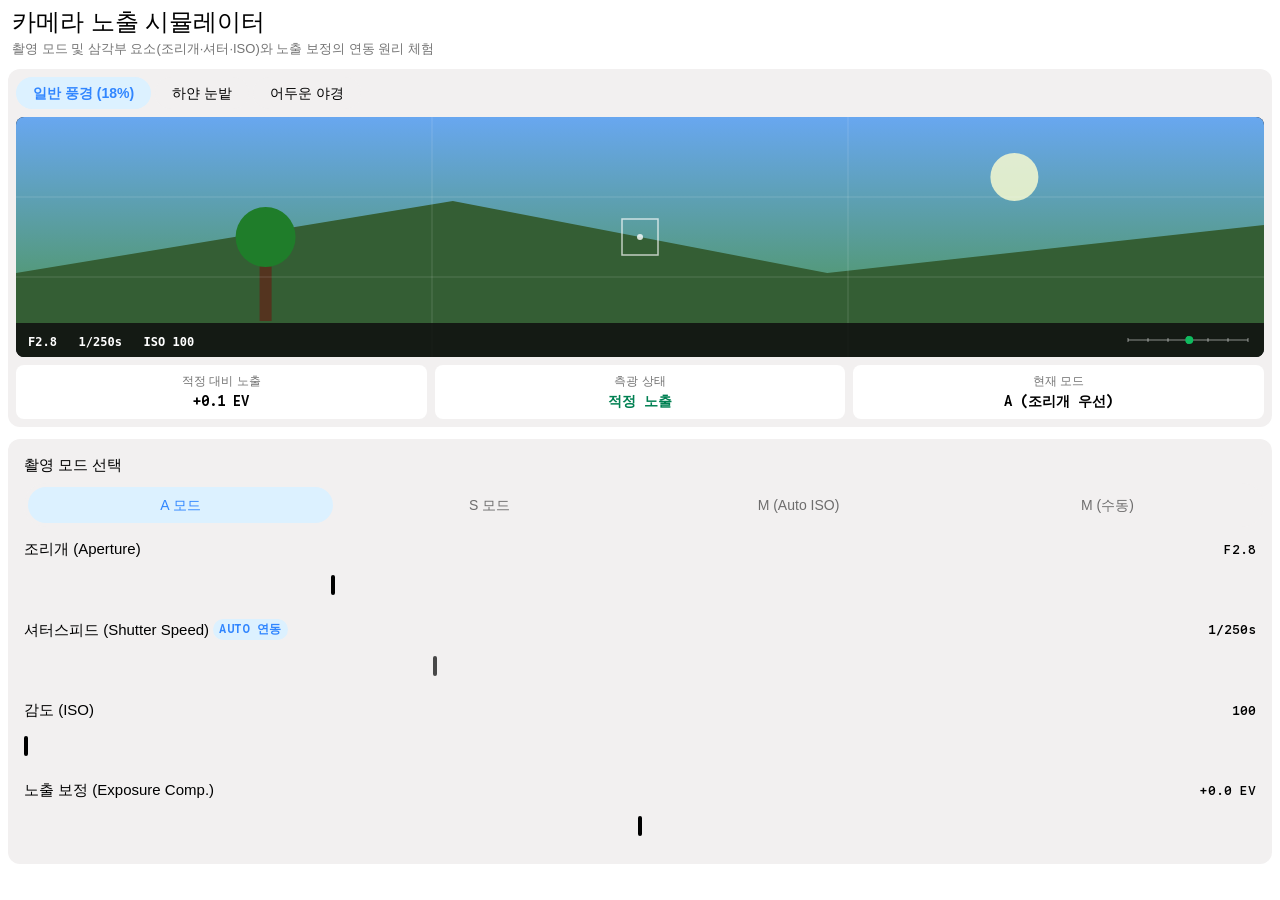
<file: index.html>
<!DOCTYPE html>
<html lang="ko">
<head>
<script id="lumi-getcssvar">
window.getCssVar = window.getCssVar || function(name) {
  try {
    return getComputedStyle(document.documentElement).getPropertyValue(name).trim();
  } catch (e) { return ''; }
};
</script>

<script id="lumi-canvas-guard">
(function() {
  if (window.__lumiCanvasGuard) return;
  window.__lumiCanvasGuard = true;
  var MAX_PX = 4096, MIN_FONT_PX = 12;
  try {
    var CP = HTMLCanvasElement.prototype;
    var BOX = {width: 'clientWidth', height: 'clientHeight'}, D = {};
    Object.keys(BOX).forEach(function(p) {
      D[p] = Object.getOwnPropertyDescriptor(CP, p);
    });
    var tracking = function(el, p) {
      var box = el[BOX[p]];
      return !el.style[p] && box > 0 && box === D[p].get.call(el) &&
          box === el['__lumiLast' + p];
    };
    var MAX = {width: 'maxWidth', height: 'maxHeight'};
    var PAD = {width: ['paddingLeft', 'paddingRight'],
               height: ['paddingTop', 'paddingBottom']};
    var avail = function(el, p) {
      var pe = el.parentElement;
      if (!pe) return 0;
      var cs = getComputedStyle(pe);
      return pe[BOX[p]] - parseFloat(cs[PAD[p][0]]) -
          parseFloat(cs[PAD[p][1]]);
    };
    Object.keys(BOX).forEach(function(p) {
      var d = D[p];
      if (!d || !d.set || !d.get) return;
      Object.defineProperty(CP, p, {
        configurable: true, enumerable: d.enumerable, get: d.get,
        set: function(v) {
          var n = +v, box = this[BOX[p]];
          if (n > MAX_PX) n = MAX_PX;
          if (n > box && tracking(this, p)) {
            var el = this, pins = {};
            Object.keys(BOX).forEach(function(q) {
              if (tracking(el, q)) pins[q] = avail(el, q) ||
                  el['__lumiBox' + q];
            });
            Object.keys(pins).forEach(function(q) {
              el.style[q] = '100%';
              el.style[MAX[q]] = pins[q] + 'px';
            });
            n = box;
          }
          this['__lumiBox' + p] = box;
          this['__lumiLast' + p] = n;
          d.set.call(this, isNaN(n) ? v : n);
        }
      });
    });
  } catch (e) {}
  try {
    var XP = CanvasRenderingContext2D.prototype;
    var px = /(\d*\.?\d+)px/;
    var floorFont = function(ctx) {
      var f = ctx.font, m = px.exec(f);
      if (m && +m[1] >= 4 && +m[1] < MIN_FONT_PX) ctx.font = f.replace(px, MIN_FONT_PX + 'px');
    };
    ['fillText', 'strokeText', 'measureText'].forEach(function(k) {
      var o = XP[k];
      if (typeof o !== 'function') return;
      XP[k] = function() { floorFont(this); return o.apply(this, arguments); };
    });
  } catch (e) {}
})();
</script>

<style id="lumi-runtime">
/* luminous.css */
/*
 * Luminous runtime stylesheet — injected once into every generated widget's
 * <head> by the C++ widget agent (id="lumi-runtime"). Single Source of Truth
 * for ALL design tokens and pre-baked .lumi-* component classes. The SI prompts
 * (design.md / html_generation.jinja2 / chart.jinja2) must NOT re-declare these
 * tokens or component CSS; they only reference them.
 *
 * Sections:
 *   1. Web fonts (Google Sans Flex + Google Sans Code)
 *   2. Light token :root (from previewer tokens.css, verbatim)
 *   3. Dark token overrides — REMAPPED to :root so canvas/D3 readers of
 *      getComputedStyle(document.documentElement) resolve dark values (D3).
 *   4. Short diagram/chart aliases (bridge legacy --surface / --chart-N names).
 *   5. In-scope pre-baked .lumi-* component classes.
 */

/* ============================================================
 * 1. WEB FONTS  (Google Sans Flex + Google Sans Code only)
 *    Material Symbols Outlined is intentionally NOT loaded: no in-scope
 *    .lumi-* control has a functional CSS glyph dependency on it, and the
 *    icon ban forbids decorative icons (Decision D2).
 * ============================================================ */
@import url('https://fonts.googleapis.com/css2?family=Google+Sans+Flex:ital,wght@0,300..700;1,300..700&family=Google+Sans+Code:ital,wght,MONO@0,300..700,0..1;1,300..700,0..1&display=swap');

/* ============================================================
 * 2. LIGHT TOKENS (:root)
 * ============================================================ */
:root {
  --body-bg: transparent;
  --ff-sans: 'Google Sans Flex', 'Google Sans Text', 'Google Sans', sans-serif;
  --ff-mono: 'Google Sans Code', 'Google Sans Mono', monospace;

  --lumi-sys-spacing--xxs: 2px;
  --lumi-sys-spacing--xs: 4px;
  --lumi-sys-spacing--s: 8px;
  --lumi-sys-spacing--m: 12px;
  --lumi-sys-spacing--l: 16px;
  --lumi-sys-spacing--xl: 20px;
  --lumi-sys-spacing--xxl: 24px;
  --lumi-sys-spacing--3xl: 28px;
  --lumi-sys-spacing--4xl: 36px;

  --lumi-sys-shape--none: 0px;
  --lumi-sys-shape--extra-small: 4px;
  --lumi-sys-shape--small: 8px;
  --lumi-sys-shape--medium: 12px;
  --lumi-sys-shape--large: 16px;
  --lumi-sys-shape--large-increased: 20px;
  --lumi-sys-shape--large-max: 24px;
  --lumi-sys-shape--xl: 28px;
  --lumi-sys-shape--xl-increased: 32px;
  --lumi-sys-shape--xl-max: 40px;
  --lumi-sys-shape--xxl: 48px;
  --lumi-sys-shape--xxl-increased: 56px;
  --lumi-sys-shape--full: 999px;

  --lumi-sys-elevation--level1: 0 0 20px 0 rgba(0, 0, 0, 0.04);
  --lumi-sys-elevation--level2: 0 0 20px 0 rgba(0, 0, 0, 0.11);

  --lumi-sys-color--surface: #fdfcfc;
  --lumi-sys-color--surface-dim: #f2f0f0;
  --lumi-sys-color--surface-bright: #ffffff;
  --lumi-sys-color--surface-background: #fdfcfc;
  --lumi-sys-color--surface-accent: #9dd2ff;
  --lumi-sys-color--surface-container: #f2f0f0;
  --lumi-sys-color--surface-container-high: #e6e6e6;
  --lumi-sys-color--surface-translucent: rgba(255, 255, 255, 0.88);
  --lumi-sys-color--on-surface: #000000;
  --lumi-sys-color--on-surface-default: #000000;
  --lumi-sys-color--on-surface-variant: rgba(0, 0, 0, 0.55);
  --lumi-sys-color--on-surface-de-emphasis: rgba(0, 0, 0, 0.55);
  --lumi-sys-color--on-surface-low: rgba(0, 0, 0, 0.08);
  --lumi-sys-color--positive: #008052;
  --lumi-sys-color--positive-container: #daf9d4;
  --lumi-sys-color--on-positive-container: #009954;
  --lumi-sys-color--error: #de2d29;
  --lumi-sys-color--error-container: #ffdeec;
  --lumi-sys-color--on-error-container: #de2d29;
  --lumi-sys-color--accent: #9dd2ff;
  --lumi-sys-color--accent-container: #dcf1ff;
  --lumi-sys-color--accent-fixed: #3186ff;
  --lumi-sys-color--primary: #3186ff;
  --lumi-sys-color--on-primary: #ffffff;
  --lumi-sys-color--black: #000000;
  --lumi-sys-color--white: #ffffff;
  --lumi-sys-color--outline: #727676;
  --lumi-sys-color--stroke-default: #e3e3e3;

  --lumi-sys-opacity-state--hover: 0.08;
  --lumi-sys-opacity-state--focus: 0.08;
  --lumi-sys-opacity-state--pressed: 0.12;
  --lumi-sys-opacity-state--disabled: 0.12;
  --lumi-sys-opacity-state--disabled-label: 0.38;

  --lumi-sys-color--code-background: #000000;
  --lumi-sys-color--code-primary-text: #ffffff;
  --lumi-sys-color--code-blue-text: #4fa0ff;
  --lumi-sys-color--code-green-text: #60d673;
  --lumi-sys-color--code-grey-text: #808080;
  --lumi-sys-color--code-pink-text: #ff96da;
  --lumi-sys-color--code-purple-text: #969dff;
  --lumi-sys-color--code-red-text: #ff5a59;
  --lumi-sys-color--code-yellow-text: #ffdb0f;

  --lumi-sys-color--chart-series-1: #2575fc;
  --lumi-sys-color--chart-series-2: #5b6e9e;
  --lumi-sys-color--chart-series-3: #228a49;
  --lumi-sys-color--chart-series-4: #62991b;
  --lumi-sys-color--chart-series-5: #1e564d;
  --lumi-sys-color--chart-series-6: #526a45;
  --lumi-sys-color--chart-series-7: #2780c4;
  --lumi-sys-color--chart-series-8: #997112;
  --lumi-sys-color--chart-series-9: #705ec2;
  --lumi-sys-color--chart-series-10: #c84288;
}

/* ============================================================
 * 3. DARK TOKENS  (REMAPPED to :root — Decision D3)
 *    Canvas / Chart.js / D3 read getComputedStyle(document.documentElement);
 *    the theme-sync listener sets data-theme="dark" on <html>, so dark values
 *    MUST live on :root (not scoped to body) to prevent black-chart regressions.
 * ============================================================ */
:root[data-theme="dark"],
body.dark-mode,
:root[data-theme="dark"] body {
  --body-bg: #0f0f0f;
  --lumi-sys-elevation--level1: 0 0 20px 0 rgba(0, 0, 0, 0.28);
  --lumi-sys-elevation--level2: 0 0 20px 0 rgba(0, 0, 0, 0.40);

  --lumi-sys-color--surface: #0f0f0f;
  --lumi-sys-color--surface-dim: #141414;
  --lumi-sys-color--surface-bright: #1c1c1c;
  --lumi-sys-color--surface-background: #0f0f0f;
  --lumi-sys-color--surface-accent: #14204f;
  --lumi-sys-color--surface-container: #141414;
  --lumi-sys-color--surface-container-high: #1c1c1c;
  --lumi-sys-color--surface-translucent: rgba(24, 24, 27, 0.88);
  --lumi-sys-color--on-surface: #e0e0e0;
  --lumi-sys-color--on-surface-default: #e0e0e0;
  --lumi-sys-color--on-surface-variant: rgba(255, 255, 255, 0.55);
  --lumi-sys-color--on-surface-de-emphasis: rgba(255, 255, 255, 0.55);
  --lumi-sys-color--on-surface-low: rgba(255, 255, 255, 0.12);
  --lumi-sys-color--positive: #0ebc5f;
  --lumi-sys-color--positive-container: #002220;
  --lumi-sys-color--on-positive-container: #0ebc5f;
  --lumi-sys-color--error: #ff4c45;
  --lumi-sys-color--error-container: #3c0202;
  --lumi-sys-color--on-error-container: #ff4c45;
  --lumi-sys-color--accent: #1f3b9b;
  --lumi-sys-color--accent-container: #192967;
  --lumi-sys-color--accent-fixed: #3186ff;
  --lumi-sys-color--primary: #9dd2ff;
  --lumi-sys-color--on-primary: #192967;
  --lumi-sys-color--black: #000000;
  --lumi-sys-color--white: #ffffff;
  --lumi-sys-color--outline: #9a9b9c;
  --lumi-sys-color--stroke-default: #2d2f38;

  --lumi-sys-color--code-background: #141414;
  --lumi-sys-color--code-primary-text: #ffffff;
  --lumi-sys-color--code-blue-text: #4fa0ff;
  --lumi-sys-color--code-green-text: #60d673;
  --lumi-sys-color--code-grey-text: #808080;
  --lumi-sys-color--code-pink-text: #ff96da;
  --lumi-sys-color--code-purple-text: #969dff;
  --lumi-sys-color--code-red-text: #ff5a59;
  --lumi-sys-color--code-yellow-text: #ffdb0f;

  --lumi-sys-color--chart-series-1: #9dd2ff;
  --lumi-sys-color--chart-series-2: #96a7d6;
  --lumi-sys-color--chart-series-3: #50e389;
  --lumi-sys-color--chart-series-4: #c8f585;
  --lumi-sys-color--chart-series-5: #f5f2e6;
  --lumi-sys-color--chart-series-6: #dcd8c0;
  --lumi-sys-color--chart-series-7: #82c7ff;
  --lumi-sys-color--chart-series-8: #f5d77f;
  --lumi-sys-color--chart-series-9: #d9ceff;
  --lumi-sys-color--chart-series-10: #ffa6d7;
}

/* ============================================================
 * 3b. OS-LEVEL DARK FALLBACK  (prefers-color-scheme)
 *     A prior refactor introduced this stylesheet and moved the dark tokens onto
 *     :root[data-theme="dark"], but dropped the @media (prefers-color-scheme:
 *     dark) trigger that widgets previously carried in their own <style>.
 *     Inline widgets whose host sends no set-theme / data-theme message therefore
 *     stayed on the light --surface (#fdfcfc), rendering white in dark mode.
 *     Re-apply the dark values on OS dark; an explicit host data-theme="light"
 *     still opts back to light. Keep in sync with the :root[data-theme="dark"]
 *     block above.
 * ============================================================ */
@media (prefers-color-scheme: dark) {
  :root:not([data-theme="light"]) {
    --body-bg: #0f0f0f;
    --lumi-sys-elevation--level1: 0 0 20px 0 rgba(0, 0, 0, 0.28);
    --lumi-sys-elevation--level2: 0 0 20px 0 rgba(0, 0, 0, 0.40);

    --lumi-sys-color--surface: #0f0f0f;
    --lumi-sys-color--surface-dim: #141414;
    --lumi-sys-color--surface-bright: #1c1c1c;
    --lumi-sys-color--surface-background: #0f0f0f;
    --lumi-sys-color--surface-accent: #14204f;
    --lumi-sys-color--surface-container: #141414;
    --lumi-sys-color--surface-container-high: #1c1c1c;
    --lumi-sys-color--surface-translucent: rgba(24, 24, 27, 0.88);
    --lumi-sys-color--on-surface: #e0e0e0;
    --lumi-sys-color--on-surface-default: #e0e0e0;
    --lumi-sys-color--on-surface-variant: rgba(255, 255, 255, 0.55);
    --lumi-sys-color--on-surface-de-emphasis: rgba(255, 255, 255, 0.55);
    --lumi-sys-color--on-surface-low: rgba(255, 255, 255, 0.12);
    --lumi-sys-color--positive: #0ebc5f;
    --lumi-sys-color--positive-container: #002220;
    --lumi-sys-color--on-positive-container: #0ebc5f;
    --lumi-sys-color--error: #ff4c45;
    --lumi-sys-color--error-container: #3c0202;
    --lumi-sys-color--on-error-container: #ff4c45;
    --lumi-sys-color--accent: #1f3b9b;
    --lumi-sys-color--accent-container: #192967;
    --lumi-sys-color--accent-fixed: #3186ff;
    --lumi-sys-color--primary: #9dd2ff;
    --lumi-sys-color--on-primary: #192967;
    --lumi-sys-color--black: #000000;
    --lumi-sys-color--white: #ffffff;
    --lumi-sys-color--outline: #9a9b9c;
    --lumi-sys-color--stroke-default: #2d2f38;

    --lumi-sys-color--code-background: #141414;
    --lumi-sys-color--code-primary-text: #ffffff;
    --lumi-sys-color--code-blue-text: #4fa0ff;
    --lumi-sys-color--code-green-text: #60d673;
    --lumi-sys-color--code-grey-text: #808080;
    --lumi-sys-color--code-pink-text: #ff96da;
    --lumi-sys-color--code-purple-text: #969dff;
    --lumi-sys-color--code-red-text: #ff5a59;
    --lumi-sys-color--code-yellow-text: #ffdb0f;

    --lumi-sys-color--chart-series-1: #9dd2ff;
    --lumi-sys-color--chart-series-2: #96a7d6;
    --lumi-sys-color--chart-series-3: #50e389;
    --lumi-sys-color--chart-series-4: #c8f585;
    --lumi-sys-color--chart-series-5: #f5f2e6;
    --lumi-sys-color--chart-series-6: #dcd8c0;
    --lumi-sys-color--chart-series-7: #82c7ff;
    --lumi-sys-color--chart-series-8: #f5d77f;
    --lumi-sys-color--chart-series-9: #d9ceff;
    --lumi-sys-color--chart-series-10: #ffa6d7;
  }
}

/* ============================================================
 * 4. SHORT DIAGRAM / CHART ALIASES
 *    Legacy diagram.md and chart.jinja2 reference short names such as
 *    --surface, --on-surface, --chart-1..10, --primary, --r-full. These MUST
 *    resolve to the canonical --lumi-sys-color--* tokens (which flip in dark
 *    mode) — otherwise every diagram var() falls back to black (historical
 *    mass-regression bug #4). Light-hex fallbacks are a last resort only.
 * ============================================================ */
:root {
  /* surfaces */
  --surface: var(--lumi-sys-color--surface, #fdfcfc);
  --surface-dim: var(--lumi-sys-color--surface-dim, #f2f0f0);
  --surface-bright: var(--lumi-sys-color--surface-bright, #ffffff);
  --surface-container: var(--lumi-sys-color--surface-container, #f2f0f0);
  --surface-container-high: var(--lumi-sys-color--surface-container-high, #e6e6e6);
  --surface-container-lowest: var(--lumi-sys-color--surface, #ffffff);
  --surface-accent: var(--lumi-sys-color--surface-accent, #9dd2ff);
  --surface-translucent: var(--lumi-sys-color--surface-translucent, rgba(255, 255, 255, 0.88));
  --surface-glass: var(--lumi-sys-color--surface-translucent, rgba(255, 255, 255, 0.88));
  /* foreground */
  --on-surface: var(--lumi-sys-color--on-surface, #000000);
  --on-surface-variant: var(--lumi-sys-color--on-surface-variant, rgba(0, 0, 0, 0.55));
  --on-surface-low: var(--lumi-sys-color--on-surface-low, rgba(0, 0, 0, 0.08));
  /* accents / brand */
  --primary: var(--lumi-sys-color--primary, #3186ff);
  --primary-container: var(--lumi-sys-color--accent-container, #dcf1ff);
  --accent: var(--lumi-sys-color--accent, #9dd2ff);
  --accent-container: var(--lumi-sys-color--accent-container, #dcf1ff);
  --accent-fixed: var(--lumi-sys-color--accent-fixed, #3186ff);
  /* status */
  --positive: var(--lumi-sys-color--positive, #008052);
  --positive-container: var(--lumi-sys-color--positive-container, #daf9d4);
  --error: var(--lumi-sys-color--error, #de2d29);
  --error-container: var(--lumi-sys-color--error-container, #ffdeec);
  /* structure */
  --outline: var(--lumi-sys-color--outline, #727676);
  --stroke-default: var(--lumi-sys-color--stroke-default, #e3e3e3);
  /* chart series 1..10 */
  --chart-1: var(--lumi-sys-color--chart-series-1, #2575fc);
  --chart-2: var(--lumi-sys-color--chart-series-2, #5b6e9e);
  --chart-3: var(--lumi-sys-color--chart-series-3, #228a49);
  --chart-4: var(--lumi-sys-color--chart-series-4, #62991b);
  --chart-5: var(--lumi-sys-color--chart-series-5, #1e564d);
  --chart-6: var(--lumi-sys-color--chart-series-6, #526a45);
  --chart-7: var(--lumi-sys-color--chart-series-7, #2780c4);
  --chart-8: var(--lumi-sys-color--chart-series-8, #997112);
  --chart-9: var(--lumi-sys-color--chart-series-9, #705ec2);
  --chart-10: var(--lumi-sys-color--chart-series-10, #c84288);
  /* code palette */
  --code-background: var(--lumi-sys-color--code-background, #000000);
  --code-primary-text: var(--lumi-sys-color--code-primary-text, #ffffff);
  /* spacing shorthands */
  --spacing-xs: var(--lumi-sys-spacing--xs, 4px);
  --spacing-s: var(--lumi-sys-spacing--s, 8px);
  --spacing-m: var(--lumi-sys-spacing--m, 12px);
  --spacing-l: var(--lumi-sys-spacing--l, 16px);
  --spacing-xl: var(--lumi-sys-spacing--xl, 20px);
  /* radius shorthands */
  --r-s: var(--lumi-sys-shape--small, 8px);
  --r-m: var(--lumi-sys-shape--medium, 12px);
  --r-l: var(--lumi-sys-shape--large, 16px);
  --r-full: var(--lumi-sys-shape--full, 999px);
}

/* ============================================================
 * 5. IN-SCOPE PRE-BAKED COMPONENT CLASSES
 *    Interactive controls + simple display components only (Decision D5).
 *    Complex components (timeline, sequence, stepper, pros-cons, hero, HUD,
 *    hotspot, media grid) are intentionally excluded.
 * ============================================================ */

/* Global font rendering quality + themed surface backdrop.
 * background/color MUST be set here (SSoT) so the widget backdrop follows the
 * light/dark surface token deterministically. Without this, a widget whose
 * model-generated markup forgets `background: var(--surface)` on its root
 * container falls back to the browser-default white body, producing a broken
 * dark mode (light header/chart area behind a dark card). Regression source:
 * batch1 PB-A02 dark. */
html, body {
  background: var(--body-bg, transparent) !important;
  color: var(--on-surface) !important;
  /* Auto-resizing iframe: content grows the frame, never scrolls the document.
   * Model widgets already emit this; declared here as the SSoT default. */
  overflow-y: hidden;
  -webkit-font-smoothing: antialiased;
  -moz-osx-font-smoothing: grayscale;
  font-optical-sizing: auto;
  text-rendering: optimizeLegibility;
}

.widget-container {
  width: 100% !important;
  max-width: 100% !important;
  padding-inline: 0 !important;
  box-sizing: border-box;
}

/* ============================================================
 * SCROLLBAR DISCIPLINE (single source of truth)
 *   Long lists/cards flow and let the iframe auto-resize (see the C++
 *   NeutralizeInnerScroll pass, which removes accidental tiny scroll boxes).
 *   For LEGITIMATE overflow that remains (wide tables, code, pan-containers,
 *   large >=240px viewports) render a slim, theme-aware scrollbar.
 *   One token carries the correct light/dark contrast (the auto-flipped
 *   stroke token is too dark on #0f0f0f), referenced once = SSoT.
 * ============================================================ */
:root { --lumi-scrollbar-thumb: rgba(0, 0, 0, 0.20); }
:root[data-theme="dark"], body.dark-mode { --lumi-scrollbar-thumb: rgba(255, 255, 255, 0.20); }
@media (prefers-color-scheme: dark) {
  :root:not([data-theme="light"]) { --lumi-scrollbar-thumb: rgba(255, 255, 255, 0.20); }
}
* {
  scrollbar-width: thin;
  scrollbar-color: var(--lumi-scrollbar-thumb) transparent;
}
::-webkit-scrollbar { width: 6px; height: 6px; }
::-webkit-scrollbar-track { background: transparent; }
::-webkit-scrollbar-thumb {
  background-color: var(--lumi-scrollbar-thumb);
  border-radius: var(--lumi-sys-shape--full, 999px);
}

/* --- Buttons --- */
/* Universal button fallback (element specificity 0,0,1) — beats `* { padding: 0 }`
   author resets (0,0,0) while still yielding to any author class selector (0,1,0). */
button {
  appearance: none;
  -webkit-appearance: none;
  display: inline-flex;
  align-items: center;
  justify-content: center;
  gap: var(--lumi-sys-spacing--xs, 6px);
  min-height: 36px;
  padding: 6px 16px;
  font-family: var(--ff-sans, 'Google Sans Flex', 'Google Sans', sans-serif);
  font-size: 13px;
  font-weight: 500;
  line-height: 18px;
  color: var(--on-surface, #000000);
  background-color: var(--surface-bright, #ffffff);
  border: 1px solid var(--stroke-default, #e3e3e3);
  border-radius: var(--lumi-sys-shape--full, 999px);
  cursor: pointer;
  user-select: none;
  box-sizing: border-box;
  transition: background-color 0.15s, color 0.15s, border-color 0.15s;
}
button:hover {
  background-color: var(--surface-container-high, #e6e6e6);
}
button.active, button.is-active, button.selected, button.is-selected, button[aria-pressed="true"], button[aria-selected="true"] {
  background-color: var(--accent-container, #dcf1ff);
  color: var(--accent-fixed, #3186ff);
  border-color: transparent;
}

.lumi-btn, [class^="lumi-btn-"], [class*=" lumi-btn-"] { display: inline-flex; align-items: center; justify-content: center; gap: var(--lumi-sys-spacing--s, 8px); min-height: 40px; padding: 0px 20px; font-family: var(--ff-sans, 'Google Sans Flex', 'Google Sans', sans-serif); font-size: 14px; font-weight: 500; line-height: 20px; border-radius: var(--lumi-sys-shape--full, 999px); border: 1px solid var(--lumi-sys-color--stroke-default, #e3e3e3); cursor: pointer; user-select: none; transition: background-color 0.15s, color 0.15s, border-color 0.15s, box-shadow 0.15s, transform 0.1s; text-decoration: none; box-sizing: border-box; white-space: nowrap; }
.lumi-btn:active, .lumi-btn.is-pressed, [class^="lumi-btn-"]:active, [class*=" lumi-btn-"]:active { transform: scale(0.98); }
.lumi-btn--tonal, .lumi-btn-tonal, .lumi-btn--secondary, .lumi-btn-secondary, [class^="lumi-btn-"], [class*=" lumi-btn-"] { background-color: var(--lumi-sys-color--surface-bright, #ffffff); color: var(--lumi-sys-color--on-surface-default, #000000); }
.lumi-btn--tonal:hover, .lumi-btn-tonal:hover, .lumi-btn--secondary:hover, .lumi-btn-secondary:hover, [class^="lumi-btn-"]:hover, [class*=" lumi-btn-"]:hover { background-color: var(--lumi-sys-color--surface-container-high, #e6e6e6); }
.lumi-btn--accent, .lumi-btn-accent, .lumi-btn--primary, .lumi-btn-primary { background-color: var(--lumi-sys-color--accent, #9dd2ff); color: var(--lumi-sys-color--on-surface-default, #000000); border-color: transparent; }
.lumi-btn--accent:hover, .lumi-btn-accent:hover, .lumi-btn--primary:hover, .lumi-btn-primary:hover { background-color: var(--lumi-sys-color--accent-container, #dcf1ff); }
.lumi-btn--bright, .lumi-btn-bright { background-color: var(--lumi-sys-color--surface-bright, #ffffff); color: var(--lumi-sys-color--on-surface-default, #000000); border-color: var(--lumi-sys-color--stroke-default, #e3e3e3); box-shadow: none; }
.lumi-btn--bright:hover, .lumi-btn-bright:hover { background-color: var(--lumi-sys-color--surface-container-high, #e6e6e6); }
.lumi-btn--ghost, .lumi-btn-ghost, .lumi-btn--on-surface { background-color: var(--lumi-sys-color--on-surface-low, rgba(0, 0, 0, 0.04)); color: var(--lumi-sys-color--on-surface-default, #000000); border-color: transparent; }
.lumi-btn--ghost:hover, .lumi-btn-ghost:hover, .lumi-btn--on-surface:hover { background-color: var(--lumi-sys-color--on-surface-low, rgba(0, 0, 0, 0.08)); }
.lumi-btn--translucent { background-color: rgba(255, 255, 255, 0.25); backdrop-filter: blur(12px); color: var(--lumi-sys-color--on-surface-default, #000000); border-color: rgba(255, 255, 255, 0.3); }
.lumi-btn--translucent:hover { background-color: rgba(255, 255, 255, 0.35); }
.lumi-btn--small, .lumi-btn-small { min-height: 36px; padding: 0px 16px; font-size: 13px; line-height: 18px; gap: var(--lumi-sys-spacing--xs, 4px); }
.lumi-btn--xsmall, .lumi-btn-xsmall { min-height: 24px; padding: 0px 10px; font-size: 11px; line-height: 16px; gap: 4px; }
.lumi-btn:disabled, .lumi-btn.is-disabled, [class^="lumi-btn-"]:disabled, [class*=" lumi-btn-"]:disabled { opacity: var(--lumi-sys-opacity-state--disabled, 0.38); cursor: not-allowed; pointer-events: none; }
.lumi-btn.is-selected, .lumi-btn.selected, .lumi-btn.is-active, .lumi-btn.active, .lumi-btn[aria-pressed="true"], .lumi-btn[aria-selected="true"] { background-color: var(--lumi-sys-color--accent-container, #dcf1ff); color: var(--lumi-sys-color--on-surface-default, #000000); border-color: transparent; }
.lumi-btn.is-selected:hover, .lumi-btn.selected:hover, .lumi-btn.is-active:hover, .lumi-btn.active:hover, .lumi-btn[aria-pressed="true"]:hover, .lumi-btn[aria-selected="true"]:hover { background-color: var(--lumi-sys-color--accent, #9dd2ff); }

/* --- Switch --- */
.lumi-switch { display: inline-flex; align-items: center; gap: var(--lumi-sys-spacing--s, 8px); cursor: pointer; font-family: var(--ff-sans, 'Google Sans Flex', 'Google Sans', sans-serif); font-size: 15px; color: var(--lumi-sys-color--on-surface-default, #000000); user-select: none; }
.lumi-switch input[type="checkbox"] { position: absolute; opacity: 0; width: 0px; height: 0px; pointer-events: none; }
.lumi-switch__track { position: relative; display: inline-flex; align-items: center; width: 52px; height: 32px; background-color: var(--lumi-sys-color--surface-dim, #f2f0f0); border: 2px solid var(--lumi-sys-color--stroke-default, rgba(0, 0, 0, 0.12)); border-radius: var(--lumi-sys-shape--full, 999px); transition: background-color 0.2s, border-color 0.2s; flex-shrink: 0; box-sizing: border-box; }
.lumi-switch__thumb, .lumi-switch__track::after { content: ""; position: absolute; top: 50%; left: 6px; transform: translateY(-50%); width: 16px; height: 16px; border-radius: 50%; background-color: var(--lumi-sys-color--on-surface-variant, #757575); transition: 0.2s cubic-bezier(0.4, 0, 0.2, 1); display: flex; align-items: center; justify-content: center; box-sizing: border-box; }
.lumi-switch input[type="checkbox"]:checked + .lumi-switch__track { background-color: var(--lumi-sys-color--accent-fixed, #3186ff); border-color: transparent; }
.lumi-switch input[type="checkbox"]:checked + .lumi-switch__track .lumi-switch__thumb, .lumi-switch input[type="checkbox"]:checked + .lumi-switch__track::after { left: 22px; width: 24px; height: 24px; background-color: rgb(255, 255, 255); }
.lumi-switch input[type="checkbox"]:disabled + .lumi-switch__track { opacity: var(--lumi-sys-opacity-state--disabled, 0.38); cursor: not-allowed; }
.lumi-switch--small .lumi-switch__track, .lumi-switch--mini .lumi-switch__track { width: 32px; height: 20px; }
.lumi-switch--small .lumi-switch__thumb, .lumi-switch--small .lumi-switch__track::after, .lumi-switch--mini .lumi-switch__thumb, .lumi-switch--mini .lumi-switch__track::after { width: 12px; height: 12px; left: 2px; }
.lumi-switch--small input[type="checkbox"]:checked + .lumi-switch__track .lumi-switch__thumb, .lumi-switch--small input[type="checkbox"]:checked + .lumi-switch__track::after, .lumi-switch--mini input[type="checkbox"]:checked + .lumi-switch__track .lumi-switch__thumb, .lumi-switch--mini input[type="checkbox"]:checked + .lumi-switch__track::after { left: 12px; width: 16px; height: 16px; }

/* --- Checkbox --- */
.lumi-checkbox-label { display: inline-flex; align-items: center; gap: var(--lumi-sys-spacing--s, 8px); cursor: pointer; font-family: var(--ff-sans, 'Google Sans Flex', 'Google Sans', sans-serif); font-size: 15px; color: var(--lumi-sys-color--on-surface-default, #000000); user-select: none; }
.lumi-checkbox-label input[type="checkbox"] { position: absolute; opacity: 0; width: 0px; height: 0px; pointer-events: none; }
.lumi-checkbox { position: relative; width: 24px; height: 24px; border-radius: var(--lumi-sys-shape--small, 8px); border: 2px solid var(--lumi-sys-color--on-surface-variant, rgba(0, 0, 0, 0.55)); background-color: transparent; transition: background-color 0.15s, border-color 0.15s, box-shadow 0.15s; display: flex; align-items: center; justify-content: center; flex-shrink: 0; box-sizing: border-box; }
.lumi-checkbox-label:hover .lumi-checkbox { background-color: var(--lumi-sys-color--on-surface-low, rgba(0, 0, 0, 0.04)); border-color: var(--lumi-sys-color--on-surface-default, #000000); }
.lumi-checkbox-label input[type="checkbox"]:checked ~ .lumi-checkbox, .lumi-checkbox-label input[type="checkbox"]:indeterminate ~ .lumi-checkbox, .lumi-checkbox.is-indeterminate { background-color: var(--lumi-sys-color--on-surface-default, #000000); border-color: transparent; }
.lumi-checkbox .lumi-checkmark { font-size: 18px; line-height: 1; color: var(--lumi-sys-color--surface, #ffffff); fill: var(--lumi-sys-color--surface, #ffffff); display: none; user-select: none; }
.lumi-checkbox-label input[type="checkbox"]:checked ~ .lumi-checkbox .lumi-checkmark, .lumi-checkbox-label input[type="checkbox"]:checked ~ .lumi-checkbox .lumi-checkbox__check { display: block; }
.lumi-checkbox-label input[type="checkbox"]:indeterminate ~ .lumi-checkbox .lumi-checkbox__indeterminate, .lumi-checkbox.is-indeterminate .lumi-checkbox__indeterminate { display: block; }
.lumi-checkbox-label input[type="checkbox"]:disabled ~ .lumi-checkbox, .lumi-checkbox-label input[type="checkbox"]:disabled ~ span { opacity: var(--lumi-sys-opacity-state--disabled, 0.38); cursor: not-allowed; }

/* --- Slider --- */
.lumi-slider-container { display: flex; align-items: center; gap: var(--lumi-sys-spacing--m, 16px); width: 100%; }
.lumi-slider-row { display: flex; flex-direction: column; gap: var(--lumi-sys-spacing--xs, 4px); width: 100%; }
.lumi-slider-label { font-family: var(--ff-sans, 'Google Sans Flex', 'Google Sans', sans-serif); font-size: 15px; font-weight: 400; color: var(--lumi-sys-color--on-surface-default, #000000); white-space: nowrap; overflow: hidden; text-overflow: ellipsis; }
.lumi-slider { appearance: none; width: calc(100% + 28px); margin-left: -14px; margin-right: -14px; height: 40px; background: transparent; cursor: pointer; box-sizing: border-box; }
.lumi-slider:focus { outline: none; }
.lumi-slider::-webkit-slider-runnable-track { height: 4px; --thumb-center: calc(14px + (100% - 28px) * (var(--progress, 50%) / 100%)); --active-end: calc(var(--thumb-center) - 8px + (var(--progress, 50%) / 100%) * 6px); background-image: radial-gradient(circle at calc(100% - 18px) center, var(--lumi-sys-color--on-surface-variant, #757575) 2px, transparent 2.5px), linear-gradient( to right, transparent 0, transparent 14px, var(--lumi-sys-color--on-surface-default, #000000) 14px, var(--lumi-sys-color--on-surface-default, #000000) var(--active-end), transparent var(--active-end), transparent calc(var(--thumb-center) + 8px), var(--lumi-sys-color--stroke-default, rgba(0, 0, 0, 0.12)) calc(var(--thumb-center) + 8px), var(--lumi-sys-color--stroke-default, rgba(0, 0, 0, 0.12)) calc(100% - 16px), transparent calc(100% - 16px), transparent 100% ); border-radius: var(--lumi-sys-shape--full, 999px); border-width: medium; border-style: none; border-color: currentcolor; border-image: none; }
.lumi-slider::-webkit-slider-thumb { appearance: none; width: 32px; height: 32px; border-radius: 50%; background-color: transparent; background-image: url("data:image/svg+xml,%3Csvg xmlns='http://www.w3.org/2000/svg' width='32' height='32' viewBox='0 0 32 32'%3E%3Crect x='14' y='6' width='4' height='20' rx='2' fill='%23000000'/%3E%3C/svg%3E"); background-size: 32px 32px; background-repeat: no-repeat; background-position: center center; border-width: medium; border-style: none; border-color: currentcolor; border-image: none; box-sizing: border-box; margin-top: -14px; cursor: pointer; transition: background-color 0.15s; }
.lumi-slider:hover::-webkit-slider-thumb { background-color: var(--lumi-sys-color--on-surface-low, rgba(0, 0, 0, 0.08)); }
.lumi-slider:active::-webkit-slider-thumb { background-color: var(--lumi-sys-color--on-surface-low, rgba(0, 0, 0, 0.12)); }
.lumi-slider:disabled { opacity: var(--lumi-sys-opacity-state--disabled, 0.38); cursor: not-allowed; }
.lumi-slider:disabled::-webkit-slider-thumb { cursor: not-allowed; box-shadow: none; }
.lumi-slider-value { display: flex; align-items: center; justify-content: center; min-width: 64px; height: 40px; padding: 0px 12px; background-color: var(--lumi-sys-color--surface-dim, #f2f0f0); border-radius: var(--lumi-sys-shape--medium, 16px); font-family: var(--ff-mono, 'Google Sans Code', 'Google Sans Mono', monospace); font-size: 15px; font-weight: 400; color: var(--lumi-sys-color--on-surface-default, #000000); flex-shrink: 0; box-sizing: border-box; }

/* --- Text input --- */
.lumi-input-group { display: flex; flex-direction: column; gap: var(--lumi-sys-spacing--xs, 4px); width: 100%; }
.lumi-input-label { font-family: var(--ff-sans, 'Google Sans Flex', 'Google Sans', sans-serif); font-size: 14px; font-weight: 500; line-height: 20px; color: var(--lumi-sys-color--on-surface-default, #000000); }
.lumi-input { appearance: none; width: 100%; min-height: 48px; padding: 0px 16px; font-family: var(--ff-sans, 'Google Sans Flex', 'Google Sans', sans-serif); font-size: 15px; font-weight: 400; line-height: 22px; color: var(--lumi-sys-color--on-surface-default, #000000); background-color: var(--lumi-sys-color--surface-bright, #ffffff); border: 1px solid var(--lumi-sys-color--stroke-default, rgba(0, 0, 0, 0.12)); border-radius: var(--lumi-sys-shape--large, 16px); background-clip: padding-box; outline: none; box-sizing: border-box; transition: border-color 0.15s, box-shadow 0.15s, background-color 0.15s; }
.lumi-input::placeholder { color: var(--lumi-sys-color--on-surface-variant, rgba(0, 0, 0, 0.55)); opacity: 0.7; }
.lumi-input:hover { border-color: var(--lumi-sys-color--on-surface-default, #000000); }
.lumi-input:focus, .lumi-input:focus-visible { border-color: var(--lumi-sys-color--accent-fixed, #3186ff); box-shadow: 0 0 0 2px var(--lumi-sys-color--accent-container, rgba(49, 134, 255, 0.25)); }
textarea.lumi-input, .lumi-input--area { min-height: 100px; padding: 12px 16px; resize: vertical; line-height: 22px; }
.lumi-input.is-error, .lumi-input-group.is-error .lumi-input { border-color: var(--lumi-sys-color--error, #ff4c45); }
.lumi-input-helper { font-family: var(--ff-sans, 'Google Sans Flex', 'Google Sans', sans-serif); font-size: 12px; line-height: 16px; color: var(--lumi-sys-color--on-surface-variant, rgba(0, 0, 0, 0.55)); }
.lumi-input-group.is-error .lumi-input-helper, .lumi-input-helper--error { color: var(--lumi-sys-color--error, #ff4c45); }
.lumi-input:disabled, .lumi-input.is-disabled { opacity: var(--lumi-sys-opacity-state--disabled, 0.38); background-color: var(--lumi-sys-color--surface-dim, #f2f0f0); cursor: not-allowed; }

/* --- Focus ring --- */
:focus-visible { outline: 2px solid var(--lumi-sys-color--on-surface-default, #000000) !important; outline-offset: 2px !important; box-shadow: none !important; }
.lumi-btn:focus-visible, .lumi-switch input[type="checkbox"]:focus-visible + .lumi-switch__track, .lumi-checkbox-label input[type="checkbox"]:focus-visible ~ .lumi-checkbox, .lumi-slider:focus-visible::-webkit-slider-thumb, .lumi-input:focus-visible { outline: 2px solid var(--lumi-sys-color--on-surface-default, #000000); outline-offset: 2px; box-shadow: none; }

/* --- Typography: Display / Headline / Body / Label --- */
.lumi-display-l { font-family: var(--ff-sans, 'Google Sans Flex', sans-serif); font-size: 42px; line-height: 48px; font-weight: 280; font-variation-settings: "wght" 280, "wdth" 100, "opsz" 42, "ROND" 100; }
.lumi-display-l-emphasized { font-family: var(--ff-sans, 'Google Sans Flex', sans-serif); font-size: 42px; line-height: 48px; font-weight: 450; font-variation-settings: "wght" 450, "wdth" 100, "opsz" 42, "ROND" 100; }
.lumi-display-m { font-family: var(--ff-sans, 'Google Sans Flex', sans-serif); font-size: 36px; line-height: 44px; font-weight: 320; font-variation-settings: "wght" 320, "wdth" 100, "opsz" 36, "ROND" 100; }
.lumi-display-m-emphasized { font-family: var(--ff-sans, 'Google Sans Flex', sans-serif); font-size: 36px; line-height: 44px; font-weight: 480; font-variation-settings: "wght" 480, "wdth" 100, "opsz" 36, "ROND" 100; }
.lumi-display-s { font-family: var(--ff-sans, 'Google Sans Flex', sans-serif); font-size: 32px; line-height: 38px; font-weight: 360; font-variation-settings: "wght" 360, "wdth" 100, "opsz" 32, "ROND" 100; }
.lumi-display-s-emphasized { font-family: var(--ff-sans, 'Google Sans Flex', sans-serif); font-size: 32px; line-height: 38px; font-weight: 500; font-variation-settings: "wght" 500, "wdth" 100, "opsz" 32, "ROND" 100; }
.lumi-headline-l { font-family: var(--ff-sans, 'Google Sans Flex', sans-serif); font-size: 28px; line-height: 36px; font-weight: 350; font-variation-settings: "wght" 350, "wdth" 100, "opsz" 28, "ROND" 20; }
.lumi-headline-l-emphasized { font-family: var(--ff-sans, 'Google Sans Flex', sans-serif); font-size: 28px; line-height: 36px; font-weight: 520; font-variation-settings: "wght" 520, "wdth" 100, "opsz" 28, "ROND" 20; }
.lumi-headline-m { font-family: var(--ff-sans, 'Google Sans Flex', sans-serif); font-size: 24px; line-height: 28px; font-weight: 380; font-variation-settings: "wght" 380, "wdth" 100, "opsz" 24, "ROND" 20; }
.lumi-headline-m-emphasized { font-family: var(--ff-sans, 'Google Sans Flex', sans-serif); font-size: 24px; line-height: 28px; font-weight: 540; font-variation-settings: "wght" 540, "wdth" 100, "opsz" 24, "ROND" 20; }
.lumi-headline-s { font-family: var(--ff-sans, 'Google Sans Flex', sans-serif); font-size: 20px; line-height: 24px; font-weight: 470; font-variation-settings: "wght" 470, "wdth" 94, "opsz" 20, "ROND" 20; }
.lumi-headline-s-emphasized { font-family: var(--ff-sans, 'Google Sans Flex', sans-serif); font-size: 20px; line-height: 24px; font-weight: 580; font-variation-settings: "wght" 580, "wdth" 94, "opsz" 20, "ROND" 20; }
.lumi-body-l { font-family: var(--ff-sans, 'Google Sans Flex', sans-serif); font-size: 17px; line-height: 24px; font-weight: 400; font-variation-settings: "wght" 400, "wdth" 92, "opsz" 17; }
.lumi-body-l-emphasized { font-family: var(--ff-sans, 'Google Sans Flex', sans-serif); font-size: 17px; line-height: 24px; font-weight: 540; font-variation-settings: "wght" 540, "wdth" 92, "opsz" 17; font-variant-numeric: tabular-nums; }
.lumi-body-m { font-family: var(--ff-sans, 'Google Sans Flex', sans-serif); font-size: 15px; line-height: 20px; font-weight: 400; font-variation-settings: "wght" 400, "wdth" 92, "opsz" 15; }
.lumi-body-m-emphasized { font-family: var(--ff-sans, 'Google Sans Flex', sans-serif); font-size: 15px; line-height: 20px; font-weight: 540; font-variation-settings: "wght" 540, "wdth" 92, "opsz" 15; font-variant-numeric: tabular-nums; }
.lumi-body-s { font-family: var(--ff-sans, 'Google Sans Flex', sans-serif); font-size: 13px; line-height: 17px; font-weight: 400; font-variation-settings: "wght" 400, "wdth" 92, "opsz" 13; }
.lumi-body-s-emphasized { font-family: var(--ff-sans, 'Google Sans Flex', sans-serif); font-size: 13px; line-height: 17px; font-weight: 540; font-variation-settings: "wght" 540, "wdth" 92, "opsz" 13; font-variant-numeric: tabular-nums; }
.lumi-label-l { font-family: var(--ff-sans, 'Google Sans Flex', sans-serif); font-size: 17px; line-height: 24px; font-weight: 370; font-variation-settings: "wght" 370, "wdth" 92, "opsz" 17; }
.lumi-label-l-emphasized { font-family: var(--ff-sans, 'Google Sans Flex', sans-serif); font-size: 17px; line-height: 24px; font-weight: 510; font-variation-settings: "wght" 510, "wdth" 92, "opsz" 17; }
.lumi-label-m { font-family: var(--ff-sans, 'Google Sans Flex', sans-serif); font-size: 15px; line-height: 20px; font-weight: 370; font-variation-settings: "wght" 370, "wdth" 92, "opsz" 15; }
.lumi-label-m-emphasized { font-family: var(--ff-sans, 'Google Sans Flex', sans-serif); font-size: 15px; line-height: 20px; font-weight: 510; font-variation-settings: "wght" 510, "wdth" 92, "opsz" 15; }
.lumi-label-s { font-family: var(--ff-sans, 'Google Sans Flex', sans-serif); font-size: 13px; line-height: 20px; font-weight: 370; font-variation-settings: "wght" 370, "wdth" 92, "opsz" 13; }
.lumi-label-s-emphasized { font-family: var(--ff-sans, 'Google Sans Flex', sans-serif); font-size: 13px; line-height: 20px; font-weight: 510; font-variation-settings: "wght" 510, "wdth" 92, "opsz" 13; }

/* --- Typography: Monospace / Extended (Google Sans Code) --- */
.lumi-blockquote { font-family: var(--ff-mono, 'Google Sans Code', monospace); font-style: italic; font-size: 22px; line-height: 30px; font-weight: 300; font-variation-settings: "wght" 300, "opsz" 22, "MONO" 0; }
.lumi-takeaway { font-family: var(--ff-mono, 'Google Sans Code', monospace); font-style: italic; font-size: 17px; line-height: 24px; font-weight: 400; font-variation-settings: "wght" 400, "opsz" 17, "MONO" 0; }
.lumi-caption { font-family: var(--ff-mono, 'Google Sans Code', monospace); font-style: italic; font-size: 13px; line-height: 20px; font-weight: 400; font-variation-settings: "wght" 400, "opsz" 13, "MONO" 0; }
.lumi-code { font-family: var(--ff-mono, 'Google Sans Code', monospace); font-size: 15px; line-height: 20px; font-weight: 400; font-variation-settings: "wght" 400, "MONO" 1; }
.lumi-bullet { font-family: var(--ff-mono, 'Google Sans Code', monospace); font-size: 15px; line-height: 24px; font-weight: 650; font-variation-settings: "wght" 650, "MONO" 1; }

/* --- Cards & attribution --- */
.lumi-summary-card { padding: var(--lumi-sys-spacing--l, 16px); background-color: var(--lumi-sys-color--surface-container, #f2f0f0); border-radius: var(--lumi-sys-shape--medium, 12px); color: var(--lumi-sys-color--on-surface-default, #000000); font-family: var(--ff-sans, 'Google Sans Flex', sans-serif); font-size: 15px; line-height: 20px; box-sizing: border-box; }
.lumi-link-card { display: flex; align-items: center; justify-content: space-between; padding: var(--lumi-sys-spacing--l, 16px); background-color: var(--lumi-sys-color--surface-container, #f2f0f0); border-radius: var(--lumi-sys-shape--medium, 12px); text-decoration: none; color: var(--lumi-sys-color--on-surface-default, #000000); transition: background-color 0.15s; box-sizing: border-box; }
.lumi-link-card:hover { background-color: var(--lumi-sys-color--surface-container-high, #e6e6e6); }
.lumi-attribution-buffer { margin-top: var(--lumi-sys-spacing--xxl, 24px); font-family: var(--ff-sans, 'Google Sans Flex', sans-serif); font-size: 13px; color: var(--lumi-sys-color--on-surface-de-emphasis, rgba(0, 0, 0, 0.55)); }
.lumi-card { background-color: var(--lumi-sys-color--surface-dim, #f2f0f0); border-radius: var(--lumi-sys-shape--large-max, 24px); padding: var(--lumi-sys-spacing--3xl, 28px); display: flex; flex-direction: column; gap: var(--lumi-sys-spacing--s, 8px); width: 100%; box-sizing: border-box; }
.lumi-card-title { font-family: var(--ff-sans, 'Google Sans Flex', sans-serif); font-size: 20px; font-weight: 500; font-variation-settings: "wght" 470, "wdth" 94, "opsz" 20; color: var(--lumi-sys-color--on-surface, #000000); margin: 0px; }
.lumi-card-subtitle { font-family: var(--ff-sans, 'Google Sans Flex', sans-serif); font-size: 13px; font-weight: 400; font-variation-settings: "wght" 400, "wdth" 92, "opsz" 13; color: var(--lumi-sys-color--on-surface-variant, rgba(0, 0, 0, 0.55)); margin: 0px; }
.lumi-card-body { font-family: var(--ff-sans, 'Google Sans Flex', sans-serif); font-size: 15px; font-weight: 400; font-variation-settings: "wght" 400, "wdth" 92, "opsz" 15; color: var(--lumi-sys-color--on-surface, #000000); margin: var(--lumi-sys-spacing--xs, 4px) 0 0 0; }
.lumi-overlay-card { background-color: var(--surface-translucent, rgba(255, 255, 255, 0.88)); backdrop-filter: blur(12px); -webkit-backdrop-filter: blur(12px); border: 1px solid var(--stroke-default); border-radius: var(--lumi-sys-shape--medium, 12px); padding: var(--lumi-sys-spacing--m, 12px) var(--lumi-sys-spacing--l, 16px); color: var(--on-surface); box-shadow: var(--lumi-sys-elevation--level1); box-sizing: border-box; }

/* --- Progress bar --- */
.lumi-progress-tracker { display: flex; flex-direction: column; gap: var(--lumi-sys-spacing--xs, 4px); width: 100%; }
.lumi-progress-bar { width: 100%; height: 8px; background-color: var(--lumi-sys-color--stroke-default, #e3e3e3); border-radius: var(--lumi-sys-shape--full, 999px); overflow: hidden; }
.lumi-progress-fill { height: 100%; background-color: var(--lumi-sys-color--accent-fixed, #3186ff); border-radius: var(--lumi-sys-shape--full, 999px); transition: width 0.3s; }

/* --- Accordion (card group variant) --- */
.lumi-accordion-group { display: flex; flex-direction: column; gap: var(--lumi-sys-spacing--s, 8px); }
.lumi-accordion-group .lumi-accordion-item { background-color: var(--lumi-sys-color--surface-container, #f2f0f0); border-radius: var(--lumi-sys-shape--medium, 12px); overflow: hidden; transition: background-color 0.15s; }
.lumi-accordion-group .lumi-accordion-header { padding: var(--lumi-sys-spacing--l, 16px); font-family: var(--ff-sans, sans-serif); font-size: 15px; font-weight: 540; cursor: pointer; user-select: none; display: flex; justify-content: space-between; align-items: center; color: var(--lumi-sys-color--on-surface-default, #000000); }
.lumi-accordion-group .lumi-accordion-chevron { transition: transform 0.2s; font-size: 12px; }
.lumi-accordion-group .lumi-accordion-item.active .lumi-accordion-chevron { transform: rotate(180deg); }
.lumi-accordion-group .lumi-accordion-body { display: none; padding: 0 var(--lumi-sys-spacing--l, 16px) var(--lumi-sys-spacing--l, 16px) var(--lumi-sys-spacing--l, 16px); font-family: var(--ff-sans, sans-serif); font-size: 15px; color: var(--lumi-sys-color--on-surface-de-emphasis, rgba(0, 0, 0, 0.55)); line-height: 20px; }
.lumi-accordion-group .lumi-accordion-item.active .lumi-accordion-body { display: block; }

/* --- Accordion (borderless list variant) --- */
.lumi-accordion { display: flex; flex-direction: column; width: 100%; border-top: 1px solid var(--lumi-sys-color--on-surface-low, rgba(0, 0, 0, 0.08)); }
.lumi-accordion-item { display: flex; flex-direction: column; width: 100%; background: transparent; border-radius: 0px; border-bottom: 1px solid var(--lumi-sys-color--on-surface-low, rgba(0, 0, 0, 0.08)); }
.lumi-accordion-header { display: flex; justify-content: space-between; align-items: center; padding: var(--lumi-sys-spacing--xl, 20px) 0; cursor: pointer; user-select: none; }
.lumi-accordion-title { margin: 0px; color: var(--lumi-sys-color--on-surface-default, #000000); }
.lumi-accordion-item.active .lumi-accordion-content { display: flex; flex-direction: column; gap: var(--lumi-sys-spacing--l, 16px); }
.lumi-accordion-content { display: none; padding-bottom: var(--lumi-sys-spacing--xxl, 24px); }
.lumi-accordion-field { display: flex; flex-direction: column; gap: var(--lumi-sys-spacing--xxs, 2px); }
.lumi-accordion-field-label { margin: 0px; color: var(--lumi-sys-color--on-surface-default, #000000); }
.lumi-accordion-field-val { margin: 0px; color: var(--lumi-sys-color--on-surface-default, #000000); }

/* --- Segmented control --- */
.lumi-segmented-group { display: flex; background-color: var(--lumi-sys-color--surface-container, #f2f0f0); padding: 4px; border-radius: var(--lumi-sys-shape--full, 999px); gap: 4px; }
.lumi-segmented-btn { flex: 1 1 0%; padding: 8px 16px; border-width: medium; border-style: none; border-color: currentcolor; border-image: none; border-radius: var(--lumi-sys-shape--full, 999px); background-color: transparent; font-family: var(--ff-sans, sans-serif); font-size: 14px; font-weight: 510; cursor: pointer; color: var(--lumi-sys-color--on-surface-de-emphasis, rgba(0, 0, 0, 0.55)); transition: 0.2s; }
.lumi-segmented-btn.is-active { background-color: var(--lumi-sys-color--surface-bright, #ffffff); color: var(--lumi-sys-color--on-surface-default, #000000); box-shadow: var(--lumi-sys-elevation--level1); }

/* --- Tabs --- */
.lumi-tab-group { display: flex; flex-direction: column; gap: var(--lumi-sys-spacing--4xl, 36px); width: 100%; }
.lumi-tab-bar { display: flex; gap: var(--lumi-sys-spacing--l, 16px); padding-bottom: 0px; overflow-x: auto; scrollbar-width: none; }
.lumi-tab-bar::-webkit-scrollbar { display: none; }
.lumi-tab { height: 40px; padding: 0 var(--lumi-sys-spacing--xl, 20px); display: flex; align-items: center; justify-content: center; font-family: var(--ff-sans, 'Google Sans Flex', sans-serif); font-size: 17px; line-height: 24px; font-weight: 370; font-variation-settings: "wght" 370, "wdth" 92, "opsz" 17; color: var(--lumi-sys-color--on-surface-de-emphasis, rgba(0, 0, 0, 0.55)); background: transparent; border-width: medium; border-style: none; border-color: currentcolor; border-image: none; border-radius: var(--lumi-sys-shape--full, 999px); cursor: pointer; white-space: nowrap; transition: background-color 0.15s, color 0.15s; }
.lumi-tab:hover { color: var(--lumi-sys-color--on-surface-default, #000000); }
.lumi-tab.active { background-color: var(--lumi-sys-color--surface-container-high, #f2f0f0); color: var(--lumi-sys-color--on-surface-default, #000000); font-weight: 510; font-variation-settings: "wght" 510, "wdth" 92, "opsz" 17; }
.lumi-tab-content { display: flex; flex-direction: column; gap: var(--lumi-sys-spacing--m, 12px); padding-top: 0px; padding-bottom: 0px; }
.lumi-tab-content .lumi-body-l-emphasized, .lumi-tab-content .lumi-headline-s { margin: 0px; }
.lumi-tab-content .lumi-body-l { margin: 0px; color: var(--lumi-sys-color--on-surface-default, #000000); }

/* --- Callout / pullquote --- */
.lumi-callout { display: flex; flex-direction: column; gap: var(--lumi-sys-spacing--xs, 4px); width: 100%; }
.lumi-callout .lumi-body-l-emphasized { margin: 0px; }
.lumi-pullquote { display: flex; gap: var(--lumi-sys-spacing--xl, 20px); width: 100%; margin: 0px; }
.lumi-pullquote-mark { width: 30px; height: 22px; flex-shrink: 0; margin-top: 4px; color: var(--lumi-sys-color--on-surface-default, #000000); }
.lumi-pullquote-body { display: flex; flex-direction: column; gap: var(--lumi-sys-spacing--l, 16px); flex: 1 1 0%; min-width: 0px; }
p.lumi-pullquote-text, .lumi-pullquote-text { font-family: var(--ff-mono, 'Google Sans Code', monospace); font-style: italic; font-weight: 300; font-variation-settings: "wght" 300, "opsz" 22, "MONO" 0; color: var(--lumi-sys-color--on-surface-default, #000000); margin: 0px; font-size: 22px !important; line-height: 30px !important; }
.lumi-pullquote-cite { display: flex; flex-direction: column; font-style: normal; }
.lumi-pullquote-cite .lumi-de-emphasis { color: var(--lumi-sys-color--on-surface-de-emphasis, rgba(0, 0, 0, 0.55)); }

/* --- Data table (simple) --- */
.lumi-data-table-container { width: 100%; overflow-x: auto; border-radius: var(--lumi-sys-shape--medium, 12px); border: 1px solid var(--lumi-sys-color--stroke-default, rgba(0, 0, 0, 0.12)); }
.lumi-data-table { width: 100%; border-collapse: collapse; font-family: var(--ff-sans, sans-serif); font-size: 14px; text-align: left; }
.lumi-data-table th { padding: 12px 16px; font-weight: 600; background-color: var(--lumi-sys-color--surface-container, #f2f0f0); border-bottom: 1px solid var(--lumi-sys-color--stroke-default, rgba(0, 0, 0, 0.12)); color: var(--lumi-sys-color--on-surface-default, #000000); }
.lumi-data-table td { padding: 12px 16px; border-bottom: 1px solid var(--lumi-sys-color--stroke-default, rgba(0, 0, 0, 0.12)); color: var(--lumi-sys-color--on-surface-default, #000000); }
.lumi-data-table tr:last-child td { border-bottom-width: medium; border-bottom-style: none; border-bottom-color: currentcolor; }

/* --- Table widget (prose-style) --- */
.lumi-table-widget { display: flex; flex-direction: column; gap: var(--lumi-sys-spacing--xxl, 24px); width: 100%; }
.lumi-table-title { margin: 0px; color: var(--lumi-sys-color--on-surface-default, #000000); }
.lumi-table { width: 100%; border-collapse: collapse; font-family: var(--ff-sans, 'Google Sans Flex', sans-serif); text-align: left; }
.lumi-table th { padding: 12px 16px 12px 0px; font-size: 17px; line-height: 24px; font-weight: 540; font-variation-settings: "wght" 540, "wdth" 92, "opsz" 17; color: var(--lumi-sys-color--on-surface-default, #000000); border-bottom: 1px solid var(--lumi-sys-color--on-surface-low, rgba(0, 0, 0, 0.08)); }
.lumi-table td { padding: 16px 16px 16px 0px; font-size: 17px; line-height: 24px; font-weight: 400; font-variation-settings: "wght" 400, "wdth" 92, "opsz" 17; color: var(--lumi-sys-color--on-surface-default, #000000); border-bottom: 1px solid var(--lumi-sys-color--on-surface-low, rgba(0, 0, 0, 0.08)); }
.lumi-table td:last-child, .lumi-table th:last-child { padding-right: 0px; }
.lumi-table tr.lumi-table-ellipsis-row td { padding: 16px 0px 0px; border-bottom-width: medium; border-bottom-style: none; border-bottom-color: currentcolor; color: var(--lumi-sys-color--on-surface-variant, rgba(0, 0, 0, 0.55)); }

/* --- Code block --- */
.lumi-code-block { background-color: var(--lumi-sys-color--code-background, #000000); border-radius: var(--lumi-sys-shape--xl-max, 40px); padding: 32px; display: flex; flex-direction: column; gap: var(--lumi-sys-spacing--l, 16px); width: 100%; box-sizing: border-box; }
.lumi-code-header { display: flex; justify-content: space-between; align-items: center; width: 100%; }
.lumi-code-lang { font-family: var(--ff-sans, 'Google Sans Flex', sans-serif); font-size: 15px; font-weight: 500; font-variation-settings: "wght" 540, "wdth" 92, "opsz" 15; color: var(--lumi-sys-color--code-primary-text, #ffffff); }
.lumi-code-copy { background: transparent; border-width: medium; border-style: none; border-color: currentcolor; border-image: none; color: var(--lumi-sys-color--code-primary-text, #ffffff); cursor: pointer; display: flex; align-items: center; justify-content: center; padding: 4px; border-radius: var(--lumi-sys-shape--full, 999px); transition: background-color 0.2s; }
.lumi-code-copy:hover { background-color: rgba(255, 255, 255, 0.1); }
.lumi-code-snippet { margin: 0px; overflow-x: auto; width: 100%; }
.lumi-code-snippet code { font-family: var(--ff-mono, 'Google Sans Code', monospace); font-size: 15px; line-height: 20px; color: var(--lumi-sys-color--code-primary-text, #ffffff); display: block; white-space: pre; }

/* --- Section / prose --- */
.lumi-section { display: flex; flex-direction: column; align-items: flex-start; width: 100%; }
.lumi-section h1 { font-family: var(--ff-sans, 'Google Sans Flex', sans-serif); font-size: 28px; line-height: 36px; font-weight: 350; font-variation-settings: "wght" 350, "wdth" 100, "opsz" 28; color: var(--lumi-sys-color--on-surface, #000000); margin-top: var(--lumi-sys-spacing--m, 12px); margin-bottom: var(--lumi-sys-spacing--xxl, 24px); }
.lumi-section h1:first-child { margin-top: 0px; }
.lumi-section h2 { font-family: var(--ff-sans, 'Google Sans Flex', sans-serif); font-size: 24px; line-height: 28px; font-weight: 380; font-variation-settings: "wght" 380, "wdth" 100, "opsz" 24; color: var(--lumi-sys-color--on-surface, #000000); margin-top: var(--lumi-sys-spacing--m, 12px); margin-bottom: var(--lumi-sys-spacing--m, 12px); }
.lumi-section h2:first-child { margin-top: 0px; }
.lumi-section h3 { font-family: var(--ff-sans, 'Google Sans Flex', sans-serif); font-size: 20px; line-height: 24px; font-weight: 470; font-variation-settings: "wght" 470, "wdth" 94, "opsz" 20; color: var(--lumi-sys-color--on-surface, #000000); margin-top: var(--lumi-sys-spacing--m, 12px); margin-bottom: var(--lumi-sys-spacing--xs, 4px); }
.lumi-section h3:first-child { margin-top: 0px; }
.lumi-section p { font-family: var(--ff-sans, 'Google Sans Flex', sans-serif); font-size: 17px; line-height: 24px; font-weight: 400; font-variation-settings: "wght" 400, "wdth" 92, "opsz" 17; color: var(--lumi-sys-color--on-surface, #000000); margin-top: 0px; margin-bottom: var(--lumi-sys-spacing--m, 12px); }
.lumi-section p:last-child { margin-bottom: 0px; }
.lumi-section ul { list-style: none; padding: 0px; margin: 0 0 var(--lumi-sys-spacing--m, 12px) 0; width: 100%; }
.lumi-section ul:last-child { margin-bottom: 0px; }
.lumi-section li { position: relative; padding-left: 40px; padding-bottom: 12px; font-family: var(--ff-sans, 'Google Sans Flex', sans-serif); font-size: 17px; line-height: 24px; font-weight: 400; font-variation-settings: "wght" 400, "wdth" 92, "opsz" 17; color: var(--lumi-sys-color--on-surface, #000000); box-sizing: border-box; }
.lumi-section li:last-child { padding-bottom: 0px; }
.lumi-section li::before { content: "○"; position: absolute; left: 3.5px; top: 0px; width: 24px; height: 24px; display: flex; align-items: center; justify-content: center; font-family: var(--ff-mono, 'Google Sans Code', monospace); font-size: 15px; font-weight: 650; font-variation-settings: "MONO" 1, "wght" 650; color: var(--lumi-sys-color--on-surface, #000000); }
.lumi-section li ul { margin-top: 12px; margin-bottom: 0px; padding-left: 40px; }

/* --- Chart legend (1:1 series color match) --- */
.lumi-chart-header, .lumi-chart-title { margin-bottom: 32px; }
.lumi-chart-legend { display: flex; justify-content: center; align-items: center; gap: 24px; margin-top: 32px; padding-top: 0px; width: 100%; flex-wrap: wrap; }
.lumi-legend-item { display: inline-flex; align-items: center; gap: 8px; }
.lumi-legend-dot { width: 20px; height: 20px; display: inline-flex; align-items: center; justify-content: center; flex-shrink: 0; }
.lumi-legend-dot-swatch { width: 20px; height: 20px; border-radius: 50%; display: block; }
span.lumi-legend-dot[style*="background"] { width: 20px; height: 20px; border-radius: 50%; flex-shrink: 0; display: inline-block; }
.lumi-legend-label { font-family: var(--ff-mono, 'Google Sans Code', monospace); font-style: italic; font-size: 13px; font-weight: 400; line-height: 20px; color: var(--lumi-sys-color--on-surface, #000000); font-variation-settings: "MONO" 0; white-space: nowrap; }

/* Canonical themed <select>. Uses element+class specificity (select.lumi-select)
   so it intentionally wins over any model hand-rolled `.lumi-select` rule: the
   runtime stylesheet is injected before widget <style> blocks, so a bare
   `.lumi-select` (same specificity, later) would otherwise override it. This
   provides appearance:none + a theme-neutral chevron so no native OS arrow leaks. */
select.lumi-select {
  appearance: none;
  -webkit-appearance: none;
  -moz-appearance: none;
  width: 100%;
  padding: var(--lumi-sys-spacing--s, 8px) 40px var(--lumi-sys-spacing--s, 8px)
    var(--lumi-sys-spacing--m, 12px);
  border: 1px solid var(--stroke-default);
  border-radius: var(--r-full, 999px);
  background-color: var(--surface);
  color: var(--on-surface);
  font-family: var(--ff-sans, 'Google Sans Flex', sans-serif);
  font-size: 15px;
  line-height: 20px;
  cursor: pointer;
  background-image: url("data:image/svg+xml,%3Csvg xmlns='http://www.w3.org/2000/svg' width='16' height='16' viewBox='0 0 24 24' fill='none' stroke='%2380868b' stroke-width='2' stroke-linecap='round' stroke-linejoin='round'%3E%3Cpolyline points='6 9 12 15 18 9'/%3E%3C/svg%3E");
  background-repeat: no-repeat;
  background-position: right 14px center;
  background-size: 14px;
}
select.lumi-select:focus-visible {
  outline: 2px solid var(--lumi-sys-color--accent-fixed, #3186ff);
  outline-offset: 2px;
}

/* Toggle / filter chip. Models frequently emit `<button class="lumi-chip">`
   (or `.lumi-chip-btn`, `.lumi-filter-btn`, `[class^="lumi-chip-"]`, with
   `.is-active`/`.active`/`.is-selected`) for toggle pills; without a
   canonical rule these fall back to native (retro) browser button chrome.
   Theme-aware via runtime tokens so it is correct in light and dark. */
.lumi-chip,
[class^="lumi-chip"],
[class*=" lumi-chip"],
[class^="lumi-pill"],
[class*=" lumi-pill"] {
  display: inline-flex;
  align-items: center;
  justify-content: center;
  gap: var(--lumi-sys-spacing--s, 8px);
  min-height: 32px;
  padding: 0 16px;
  font-family: var(--ff-sans, 'Google Sans Flex', 'Google Sans', sans-serif);
  font-size: 14px;
  font-weight: 500;
  line-height: 20px;
  color: var(--lumi-sys-color--on-surface-default, #1f1f1f);
  background: var(--lumi-sys-color--surface-dim, #f2f0f0);
  border: 1px solid transparent;
  border-radius: var(--lumi-sys-shape--full, 999px);
  cursor: pointer;
  user-select: none;
  white-space: nowrap;
  box-sizing: border-box;
  transition: background-color 0.15s, color 0.15s, border-color 0.15s;
  -webkit-appearance: none;
  appearance: none;
}
.lumi-chip:hover,
[class^="lumi-chip"]:hover,
[class*=" lumi-chip"]:hover,
[class^="lumi-pill"]:hover,
[class*=" lumi-pill"]:hover {
  background: var(--lumi-sys-color--surface-container-high, #e6e6e6);
}
.lumi-chip.is-active,
.lumi-chip.active,
.lumi-chip.is-selected,
.lumi-chip.selected,
.lumi-chip[aria-pressed="true"],
.lumi-chip[aria-selected="true"],
[class^="lumi-chip"].is-active,
[class^="lumi-chip"].active,
[class^="lumi-chip"].is-selected,
[class^="lumi-chip"].selected,
[class^="lumi-chip"][aria-pressed="true"],
[class^="lumi-chip"][aria-selected="true"],
[class*=" lumi-chip"].is-active,
[class*=" lumi-chip"].active,
[class*=" lumi-chip"].is-selected,
[class*=" lumi-chip"].selected,
[class^="lumi-pill"].is-active,
[class^="lumi-pill"].active,
[class*=" lumi-pill"].is-active,
[class*=" lumi-pill"].active {
  color: var(--lumi-sys-color--accent-fixed, #3186ff);
  background: var(--lumi-sys-color--accent-container, rgba(49, 134, 255, 0.14));
  border-color: transparent;
  font-weight: 600;
}
.lumi-chip:focus-visible,
[class^="lumi-chip"]:focus-visible,
[class*=" lumi-chip"]:focus-visible,
[class^="lumi-pill"]:focus-visible,
[class*=" lumi-pill"]:focus-visible {
  outline: 2px solid var(--lumi-sys-color--accent-fixed, #3186ff);
  outline-offset: 2px;
}

/* ============================================================
 * DIAGRAM GUARD — SVG <text> is fill-only.
 *   An inherited group stroke (e.g. `.node:hover { stroke }` on a <g>)
 *   otherwise cascades into child <text>, thickening glyph outlines
 *   (fake-bold) and recoloring the label. Highlight strokes belong on
 *   shapes (rect/path); text never paints a stroke.
 * ============================================================ */
svg text { stroke: none; paint-order: fill; }

</style>
<style id="lumi-surface-button-fallbacks">
.widget-container {
  width: 100% !important;
  max-width: 100% !important;
  padding-inline: 0 !important;
  box-sizing: border-box;
}
:root {
  --lumi-sys-color--surface-translucent: rgba(255, 255, 255, 0.88);
  --surface-translucent: var(--lumi-sys-color--surface-translucent, rgba(255, 255, 255, 0.88));
  --surface-glass: var(--lumi-sys-color--surface-translucent, rgba(255, 255, 255, 0.88));
}
:root[data-theme="dark"], body.dark-mode {
  --lumi-sys-color--surface-translucent: rgba(24, 24, 27, 0.88);
  --surface-translucent: rgba(24, 24, 27, 0.88);
  --surface-glass: rgba(24, 24, 27, 0.88);
}
@media (prefers-color-scheme: dark) {
  :root:not([data-theme="light"]) {
    --lumi-sys-color--surface-translucent: rgba(24, 24, 27, 0.88);
    --surface-translucent: rgba(24, 24, 27, 0.88);
    --surface-glass: rgba(24, 24, 27, 0.88);
  }
}
button {
  appearance: none;
  -webkit-appearance: none;
  display: inline-flex;
  align-items: center;
  justify-content: center;
  gap: 6px;
  min-height: 36px;
  padding: 8px 18px;
  font-family: var(--ff-sans, 'Google Sans Flex', sans-serif);
  font-size: 13px;
  font-weight: 500;
  line-height: 18px;
  color: var(--on-surface, #000000);
  background-color: var(--lumi-sys-color--surface-bright, #ffffff);
  border: 1px solid var(--stroke-default, #e3e3e3);
  border-radius: 999px;
  cursor: pointer;
  box-sizing: border-box;
}
button:hover {
  background-color: var(--surface-container-high, #e6e6e6);
}
button.active, button.is-active, button.selected, button.is-selected, button[aria-pressed="true"], button[aria-selected="true"] {
  background-color: var(--accent-container, #dcf1ff);
  color: var(--accent-fixed, #3186ff);
  border-color: transparent;
}
.lumi-btn, [class^="lumi-btn-"], [class*=" lumi-btn-"] {
  display: inline-flex;
  align-items: center;
  justify-content: center;
  gap: 6px;
  min-height: 38px;
  padding: 8px 18px;
  background-color: var(--lumi-sys-color--surface-bright, #ffffff);
  color: var(--on-surface, #000000);
  border: 1px solid var(--stroke-default, #e3e3e3);
  border-radius: 999px;
  box-sizing: border-box;
}
.lumi-btn--primary, .lumi-btn-primary {
  background-color: var(--lumi-sys-color--accent, #9dd2ff);
  color: var(--lumi-sys-color--on-surface-default, #000000);
  border-color: transparent;
}
.lumi-btn--primary:hover, .lumi-btn-primary:hover {
  background-color: var(--lumi-sys-color--accent-container, #dcf1ff);
}
:where(.lumi-chip, [class^="lumi-chip"], [class*=" lumi-chip"], [class^="lumi-pill"], [class*=" lumi-pill"]) {
  display: inline-flex;
  align-items: center;
  justify-content: center;
  min-height: 32px;
  padding: 0 16px;
  font-family: var(--ff-sans, 'Google Sans Flex', sans-serif);
  font-size: 14px;
  font-weight: 500;
  color: var(--on-surface, #1f1f1f);
  background: var(--surface-dim, #f2f0f0);
  border: 1px solid transparent;
  border-radius: 999px;
  cursor: pointer;
}
:where(.lumi-chip.is-active, .lumi-chip.active, [class^="lumi-chip"].is-active, [class^="lumi-chip"].active, [class*=" lumi-chip"].is-active, [class*=" lumi-chip"].active, [class^="lumi-pill"].is-active, [class^="lumi-pill"].active) {
  color: var(--accent-fixed, #3186ff);
  background: var(--accent-container, rgba(49, 134, 255, 0.14));
  border-color: transparent;
  font-weight: 600;
}
</style>

  <meta charset="UTF-8">
  <meta name="viewport" content="width=device-width, initial-scale=1.0">
  <title>카메라 노출 시뮬레이터</title>
  <style>
    /* Widget container styles */
    .widget-container {
      width: 100%;
      min-height: 280px;
      padding: 0;
      overflow-x: hidden;
      display: flex;
      flex-direction: column;
      gap: var(--lumi-sys-spacing--m, 12px);
      box-sizing: border-box;
      font-family: var(--ff-sans);
      color: var(--on-surface);
    }

    .widget-header {
      padding: 0 var(--lumi-sys-spacing--xs, 4px);
    }

    .widget-title {
      margin: 0;
      color: var(--on-surface);
    }

    .widget-subtitle {
      margin: 4px 0 0 0;
      color: var(--on-surface-variant);
    }

    .viewfinder-card {
      background: var(--surface-dim);
      border-radius: var(--lumi-sys-shape--medium, 12px);
      padding: var(--lumi-sys-spacing--s, 8px);
      display: flex;
      flex-direction: column;
      gap: var(--lumi-sys-spacing--s, 8px);
    }

    .scene-selector {
      display: flex;
      gap: var(--lumi-sys-spacing--xs, 4px);
      flex-wrap: wrap;
    }

    .widget-viewport {
      position: relative;
      width: 100%;
      height: 240px;
      overflow: hidden;
      border-radius: var(--lumi-sys-shape--small, 8px);
      background: #000;
    }

    .control-deck {
      display: flex;
      flex-direction: column;
      gap: var(--lumi-sys-spacing--m, 12px);
      padding: var(--lumi-sys-spacing--l, 16px);
      background: var(--surface-dim);
      border-radius: var(--lumi-sys-shape--medium, 12px);
    }

    .mode-tab-bar {
      display: flex;
      gap: 4px;
      width: 100%;
    }

        .control-row {
      display: flex;
      flex-direction: column;
      gap: 4px;
    }

    .control-label-row {
      display: flex;
      align-items: center;
      justify-content: space-between;
    }

    .control-label-group {
      display: flex;
      align-items: center;
      gap: var(--lumi-sys-spacing--xs, 4px);
    }

    .auto-badge {
      font-family: var(--ff-mono);
      font-size: 12px;
      padding: 2px 6px;
      border-radius: var(--r-full, 999px);
      background: var(--accent-container);
      color: var(--accent-fixed);
      font-weight: 600;
      text-transform: uppercase;
      letter-spacing: 0.5px;
    }

    .slider-readout {
      font-family: var(--ff-mono);
      font-size: 13px;
      font-weight: 500;
      color: var(--on-surface);
    }

    .disabled-slider {
      opacity: 0.7;
      pointer-events: none;
    }

    .exposure-summary {
      display: grid;
      grid-template-columns: repeat(3, 1fr);
      gap: var(--lumi-sys-spacing--s, 8px);
      text-align: center;
    }

    .summary-card {
      background: var(--surface-bright);
      padding: var(--lumi-sys-spacing--s, 8px);
      border-radius: var(--lumi-sys-shape--small, 8px);
    }

    .summary-title {
      font-size: 12px;
      color: var(--on-surface-variant);
      margin-bottom: 2px;
    }

    .summary-value {
      font-family: var(--ff-mono);
      font-size: 14px;
      font-weight: 600;
      color: var(--on-surface);
    }
  </style>
<script id="lumi-os-theme-init">
(function() {
  function syncBody() {
    var dt = document.documentElement.getAttribute('data-theme');
    if (document.body && (dt === 'dark' || dt === 'light')) {
      document.body.classList.toggle('dark-mode', dt === 'dark');
    }
  }
  function syncTheme(theme) {
    if (theme !== 'dark' && theme !== 'light') return;
    document.documentElement.setAttribute('data-theme', theme);
    syncBody();
  }
  if (typeof MutationObserver === 'function') {
    new MutationObserver(syncBody).observe(document.documentElement, {
      attributes: true, attributeFilter: ['data-theme']
    });
  }
  if (typeof document.addEventListener === 'function') {
    document.addEventListener('DOMContentLoaded', syncBody);
  }
  try {
    var mq = window.matchMedia && window.matchMedia('(prefers-color-scheme: dark)');
    if (mq) {
      var cur = document.documentElement.getAttribute('data-theme');
      if (!cur) {
        syncTheme(mq.matches ? 'dark' : 'light');
      } else {
        syncTheme(cur);
      }
      if (mq.addEventListener) {
        mq.addEventListener('change', function(e) {
          syncTheme(e.matches ? 'dark' : 'light');
        });
      }
    }
  } catch (e) {}
  window.addEventListener('message', function(e) {
    if (e.data && (e.data.type === 'set-theme' || e.data.type === 'APPLY_THEME') && e.data.theme) {
      syncTheme(e.data.theme);
    }
  });
})();
</script>
</head>
<body>
  <div class="widget-container">
    <div class="widget-header">
      <h2 class="widget-title lumi-headline-m">카메라 노출 시뮬레이터</h2>
      <p class="widget-subtitle lumi-body-s">촬영 모드 및 삼각부 요소(조리개·셔터·ISO)와 노출 보정의 연동 원리 체험</p>
    </div>

    <!-- Viewfinder Area -->
    <div class="viewfinder-card">
      <div class="scene-selector">
        <button class="lumi-chip is-active" data-scene="standard" onclick="selectScene('standard')">일반 풍경 (18%)</button>
        <button class="lumi-chip" data-scene="snow" onclick="selectScene('snow')">하얀 눈밭</button>
        <button class="lumi-chip" data-scene="night" onclick="selectScene('night')">어두운 야경</button>
      </div>

      <div class="widget-viewport" id="viewport-zone">
        <div style="position: relative; width: 100%; height: 100%;">
          <canvas id="viewfinderCanvas" style="display: block; width: 100%; height: 100%;"></canvas>
        </div>
      </div>

      <div class="exposure-summary">
        <div class="summary-card">
          <div class="summary-title">적정 대비 노출</div>
          <div id="ev-diff-val" class="summary-value">0.0 EV</div>
        </div>
        <div class="summary-card">
          <div class="summary-title">측광 상태</div>
          <div id="ev-status-val" class="summary-value" style="color: var(--positive);">적정 노출</div>
        </div>
        <div class="summary-card">
          <div class="summary-title">현재 모드</div>
          <div id="mode-display-val" class="summary-value">A (조리개 우선)</div>
        </div>
      </div>
    </div>

    <!-- Control Deck -->
    <div class="control-deck">
      <div class="control-row">
        <label class="lumi-body-m-emphasized" style="margin-bottom: 4px;">촬영 모드 선택</label>
        <div class="lumi-segmented-group mode-tab-bar">
          <button class="lumi-segmented-btn is-selected" data-mode="A" onclick="setMode('A')">A 모드</button>
          <button class="lumi-segmented-btn" data-mode="S" onclick="setMode('S')">S 모드</button>
          <button class="lumi-segmented-btn" data-mode="M_AUTO" onclick="setMode('M_AUTO')">M (Auto ISO)</button>
          <button class="lumi-segmented-btn" data-mode="M" onclick="setMode('M')">M (수동)</button>
        </div>
      </div>

      <!-- Aperture Slider -->
      <div class="control-row" id="row-aperture">
        <div class="control-label-row">
          <div class="control-label-group">
            <label class="lumi-body-m" for="slider-aperture">조리개 (Aperture)</label>
            <span id="badge-aperture" class="auto-badge" style="display:none;">AUTO 연동</span>
          </div>
          <span id="slider-aperture-val" class="slider-readout">F2.8</span>
        </div>
        <div class="lumi-slider-container">
          <input type="range" id="slider-aperture" class="lumi-slider" data-key="apertureIdx" min="0" max="8" value="2" style="--progress: 25%;">
        </div>
      </div>

      <!-- Shutter Speed Slider -->
      <div class="control-row" id="row-shutter">
        <div class="control-label-row">
          <div class="control-label-group">
            <label class="lumi-body-m" for="slider-shutter">셔터스피드 (Shutter Speed)</label>
            <span id="badge-shutter" class="auto-badge">AUTO 연동</span>
          </div>
          <span id="slider-shutter-val" class="slider-readout">1/250s</span>
        </div>
        <div class="lumi-slider-container">
          <input type="range" id="slider-shutter" class="lumi-slider" data-key="shutterIdx" min="0" max="12" value="4" style="--progress: 33.3%;">
        </div>
      </div>

      <!-- ISO Slider -->
      <div class="control-row" id="row-iso">
        <div class="control-label-row">
          <div class="control-label-group">
            <label class="lumi-body-m" for="slider-iso">감도 (ISO)</label>
            <span id="badge-iso" class="auto-badge" style="display:none;">AUTO 연동</span>
          </div>
          <span id="slider-iso-val" class="slider-readout">100</span>
        </div>
        <div class="lumi-slider-container">
          <input type="range" id="slider-iso" class="lumi-slider" data-key="isoIdx" min="0" max="7" value="0" style="--progress: 0%;">
        </div>
      </div>

      <!-- Exposure Compensation Slider -->
      <div class="control-row" id="row-ev">
        <div class="control-label-row">
          <div class="control-label-group">
            <label class="lumi-body-m" for="slider-ev">노출 보정 (Exposure Comp.)</label>
          </div>
          <span id="slider-ev-val" class="slider-readout">±0.0 EV</span>
        </div>
        <div class="lumi-slider-container">
          <input type="range" id="slider-ev" class="lumi-slider" data-key="evComp" min="-30" max="30" value="0" step="1" style="--progress: 50%;">
        </div>
      </div>
    </div>
  </div>

  <script>
    // Discrete stops data arrays
    const APERTURES = [1.4, 2.0, 2.8, 4.0, 5.6, 8.0, 11.0, 16.0, 22.0];
    const SHUTTERS = [
      { text: '1/4000s', val: 1/4000 },
      { text: '1/2000s', val: 1/2000 },
      { text: '1/1000s', val: 1/1000 },
      { text: '1/500s',  val: 1/500 },
      { text: '1/250s',  val: 1/250 },
      { text: '1/125s',  val: 1/125 },
      { text: '1/60s',   val: 1/60 },
      { text: '1/30s',   val: 1/30 },
      { text: '1/15s',   val: 1/15 },
      { text: '1/8s',    val: 1/8 },
      { text: '1/4s',    val: 1/4 },
      { text: '1/2s',    val: 1/2 },
      { text: '1s',      val: 1.0 }
    ];
    const ISOS = [100, 200, 400, 800, 1600, 3200, 6400, 12800];

    // Base Target Scene Luminance EV values (at ISO 100)
    const SCENE_BASE_EV = {
      standard: 11.0, // Standard 18% gray daylight
      snow: 11.0,     // Metering sees snow and wants to target 18% gray (requires +1.5~+2 EV compensation to be white)
      night: 4.0      // Dark night scene (metering targets 18% gray, requires -1.5~-2 EV to look pitch dark)
    };

    // State object
    const state = {
      mode: 'A', // A, S, M_AUTO, M
      scene: 'standard',
      apertureIdx: 2, // F2.8
      shutterIdx: 4,  // 1/250s
      isoIdx: 0,       // ISO 100
      evComp: 0        // in 0.1 EV units (-30 to +30)
    };

    function getCssVar(name) {
      if (!name) return '';
      const clean = name.replace(/^var\(/, '').replace(/\)$/, '').trim();
      return getComputedStyle(document.documentElement).getPropertyValue(clean.startsWith('--') ? clean : '--' + clean).trim();
    }

    function selectScene(s) {
      state.scene = s;
      document.querySelectorAll('.scene-selector .lumi-chip').forEach(chip => {
        chip.classList.toggle('is-active', chip.dataset.scene === s);
      });
      updateViz();
    }

    function setMode(m) {
      state.mode = m;
      document.querySelectorAll('.mode-tab-bar .lumi-segmented-btn').forEach(btn => {
        btn.classList.toggle('is-selected', btn.dataset.mode === m);
      });
      updateViz();
    }

    // Helper: find closest index in array
    function findClosestIndex(val, arr, key) {
      let minDiff = Infinity;
      let closest = 0;
      for (let i = 0; i < arr.length; i++) {
        const itemVal = key ? arr[i][key] : arr[i];
        const diff = Math.abs(Math.log2(itemVal) - Math.log2(val));
        if (diff < minDiff) {
          minDiff = diff;
          closest = i;
        }
      }
      return closest;
    }

    function updateViz() {
      try {
        const evCompensation = state.evComp / 10;
        const sceneEvTarget = SCENE_BASE_EV[state.scene] - evCompensation;

        // Auto calculation based on shooting mode
        if (state.mode === 'A') {
          // User sets F, ISO, EV_Comp -> Auto calculate Shutter speed
          const f = APERTURES[state.apertureIdx];
          const iso = ISOS[state.isoIdx];
          // Formula: target_EV = log2(F^2 / t) - log2(ISO/100)
          // => log2(F^2 / t) = target_EV + log2(ISO/100)
          // => t = F^2 / 2^(target_EV + log2(ISO/100))
          const log2IsoRatio = Math.log2(iso / 100);
          const reqT = (f * f) / Math.pow(2, sceneEvTarget + log2IsoRatio);
          state.shutterIdx = findClosestIndex(reqT, SHUTTERS, 'val');
        } else if (state.mode === 'S') {
          // User sets Shutter, ISO, EV_Comp -> Auto calculate Aperture
          const t = SHUTTERS[state.shutterIdx].val;
          const iso = ISOS[state.isoIdx];
          const log2IsoRatio = Math.log2(iso / 100);
          // F = sqrt( t * 2^(target_EV + log2(ISO/100)) )
          const reqF = Math.sqrt(t * Math.pow(2, sceneEvTarget + log2IsoRatio));
          state.apertureIdx = findClosestIndex(reqF, APERTURES);
        } else if (state.mode === 'M_AUTO') {
          // User sets F, Shutter, EV_Comp -> Auto calculate ISO
          const f = APERTURES[state.apertureIdx];
          const t = SHUTTERS[state.shutterIdx].val;
          const ev100 = Math.log2((f * f) / t);
          // reqIsoRatio = 2^(ev100 - sceneEvTarget)
          const reqIso = 100 * Math.pow(2, ev100 - sceneEvTarget);
          state.isoIdx = findClosestIndex(reqIso, ISOS);
        }

        // Update UI Badges & Disabled state
        const badgeAp = document.getElementById('badge-aperture');
        const badgeSh = document.getElementById('badge-shutter');
        const badgeIso = document.getElementById('badge-iso');

        badgeAp.style.display = (state.mode === 'S') ? 'inline-block' : 'none';
        badgeSh.style.display = (state.mode === 'A') ? 'inline-block' : 'none';
        badgeIso.style.display = (state.mode === 'M_AUTO') ? 'inline-block' : 'none';

        document.getElementById('slider-aperture').classList.toggle('disabled-slider', state.mode === 'S');
        document.getElementById('slider-shutter').classList.toggle('disabled-slider', state.mode === 'A');
        document.getElementById('slider-iso').classList.toggle('disabled-slider', state.mode === 'M_AUTO');

        // Update Sliders and Readouts
        const apSlider = document.getElementById('slider-aperture');
        apSlider.value = state.apertureIdx;
        apSlider.style.setProperty('--progress', (state.apertureIdx / (APERTURES.length - 1) * 100) + '%');
        document.getElementById('slider-aperture-val').textContent = 'F' + APERTURES[state.apertureIdx];

        const shSlider = document.getElementById('slider-shutter');
        shSlider.value = state.shutterIdx;
        shSlider.style.setProperty('--progress', (state.shutterIdx / (SHUTTERS.length - 1) * 100) + '%');
        document.getElementById('slider-shutter-val').textContent = SHUTTERS[state.shutterIdx].text;

        const isoSlider = document.getElementById('slider-iso');
        isoSlider.value = state.isoIdx;
        isoSlider.style.setProperty('--progress', (state.isoIdx / (ISOS.length - 1) * 100) + '%');
        document.getElementById('slider-iso-val').textContent = ISOS[state.isoIdx];

        const evSlider = document.getElementById('slider-ev');
        evSlider.value = state.evComp;
        evSlider.style.setProperty('--progress', ((state.evComp + 30) / 60 * 100) + '%');
        document.getElementById('slider-ev-val').textContent = (evCompensation >= 0 ? '+' : '') + evCompensation.toFixed(1) + ' EV';

        // Calculate Exposure Meter & Real Image Brightness
        const currentF = APERTURES[state.apertureIdx];
        const currentT = SHUTTERS[state.shutterIdx].val;
        const currentIso = ISOS[state.isoIdx];

        // User selected Exposure Value
        const userEV = Math.log2((currentF * currentF) / currentT) - Math.log2(currentIso / 100);
        
        // Target EV expected by meter for standard 18% gray
        const targetMeterEV = SCENE_BASE_EV[state.scene] - evCompensation;
        
        // Difference from camera light meter's target EV
        // If user EV is lower than targetMeterEV, image receives MORE light than target -> overexposed (+)
        const evDiff = targetMeterEV - userEV; 

        // Actual Scene Physical Multiplier (snow reflects ~5x, night reflects ~0.15x)
        let reflectanceFactor = 1.0;
        if (state.scene === 'snow') reflectanceFactor = 4.0; // snow naturally very bright
        if (state.scene === 'night') reflectanceFactor = 0.2; // night naturally dark

        // Sensor Exposure Factor: 2^(evDiff) * reflectanceFactor
        // At 0 EV compensation on snow, snow renders at ~18% gray (dark gray). User needs +1.5 ~ +2 EV compensation to render white snow.
        const brightnessFactor = Math.pow(2, evDiff) * (state.scene === 'snow' ? 0.25 : (state.scene === 'night' ? 1.5 : 1.0));

        // Display readouts
        document.getElementById('ev-diff-val').textContent = (evDiff >= 0 ? '+' : '') + evDiff.toFixed(1) + ' EV';
        
        const statusEl = document.getElementById('ev-status-val');
        if (Math.abs(evDiff) <= 0.3) {
          if (statusEl) statusEl.textContent = '적정 노출';
          statusEl.style.color = getCssVar('--positive') || '#0ebc5f';
        } else if (evDiff > 0.3) {
          if (statusEl) statusEl.textContent = '노출 초과 (밝음)';
          statusEl.style.color = getCssVar('--error') || '#ff4c45';
        } else {
          if (statusEl) statusEl.textContent = '노출 부족 (어두움)';
          statusEl.style.color = getCssVar('--accent-fixed') || '#3186ff';
        }

        const modeNames = {
          'A': 'A (조리개 우선)',
          'S': 'S (셔터 우선)',
          'M_AUTO': 'M (Auto ISO)',
          'M': 'M (완전 수동)'
        };
        document.getElementById('mode-display-val').textContent = modeNames[state.mode];

        // Draw Canvas Viewfinder
        renderViewfinder(brightnessFactor, evDiff);

      } catch (err) {
        showErrorFallback('viewport-zone', err);
      }
    }

    function renderViewfinder(brightness, evDiff) {
      const canvas = document.getElementById('viewfinderCanvas');
      if (!canvas) return;
      const box = canvas.parentElement;
      const dpr = window.devicePixelRatio || 1;
      const w = box.clientWidth || 400;
      const h = box.clientHeight || 240;

      if (canvas.width !== Math.floor(w * dpr) || canvas.height !== Math.floor(h * dpr)) {
        canvas.width = Math.floor(w * dpr);
        canvas.height = Math.floor(h * dpr);
      }

      const ctx = canvas.getContext('2d');
      ctx.setTransform(dpr, 0, 0, dpr, 0, 0);

      // Clear Canvas
      ctx.clearRect(0, 0, w, h);

      // Render Scene Base
      ctx.save();
      
      // Draw Scene Background Graphics
      drawSceneGraphic(ctx, w, h, state.scene, brightness);

      ctx.restore();

      // Render Camera Viewfinder HUD Overlay
      drawViewfinderHUD(ctx, w, h, evDiff);
    }

    function drawSceneGraphic(ctx, w, h, sceneType, brightness) {
      // Clamp brightness multiplier for realistic visual rendering
      const b = Math.max(0.05, Math.min(3.5, brightness));

      // Create main sky/bg gradient based on scene type & brightness
      const grad = ctx.createLinearGradient(0, 0, 0, h);

      if (sceneType === 'standard') {
        // Standard Landscape
        const skyR = Math.min(255, 100 * b);
        const skyG = Math.min(255, 160 * b);
        const skyB = Math.min(255, 230 * b);
        grad.addColorStop(0, `rgb(${skyR}, ${skyG}, ${skyB})`);
        
        const gndR = Math.min(255, 70 * b);
        const gndG = Math.min(255, 140 * b);
        const gndB = Math.min(255, 60 * b);
        grad.addColorStop(1, `rgb(${gndR}, ${gndG}, ${gndB})`);
        
        ctx.fillStyle = grad;
        ctx.fillRect(0, 0, w, h);

        // Sun / Light source
        const sunBrightness = Math.min(255, 255 * b);
        ctx.fillStyle = `rgba(${sunBrightness}, ${sunBrightness}, ${Math.min(255, 200 * b)}, 0.8)`;
        ctx.beginPath();
        ctx.arc(w * 0.8, h * 0.25, 24, 0, Math.PI * 2);
        ctx.fill();

        // Mountains
        ctx.fillStyle = `rgb(${Math.min(255, 50 * b)}, ${Math.min(255, 90 * b)}, ${Math.min(255, 50 * b)})`;
        ctx.beginPath();
        ctx.moveTo(0, h * 0.65);
        ctx.lineTo(w * 0.35, h * 0.35);
        ctx.lineTo(w * 0.65, h * 0.65);
        ctx.lineTo(w, h * 0.45);
        ctx.lineTo(w, h);
        ctx.lineTo(0, h);
        ctx.closePath();
        ctx.fill();

        // Foreground Tree
        const treeWood = `rgb(${Math.min(255, 80 * b)}, ${Math.min(255, 50 * b)}, ${Math.min(255, 30 * b)})`;
        const treeLeaves = `rgb(${Math.min(255, 30 * b)}, ${Math.min(255, 120 * b)}, ${Math.min(255, 40 * b)})`;

        ctx.fillStyle = treeWood;
        ctx.fillRect(w * 0.2 - 6, h * 0.55, 12, h * 0.3);

        ctx.fillStyle = treeLeaves;
        ctx.beginPath();
        ctx.arc(w * 0.2, h * 0.5, 30, 0, Math.PI * 2);
        ctx.fill();

      } else if (sceneType === 'snow') {
        // Snowfield Scene
        // At 0 EV metering, b is low (~0.25), resulting in gloomy dark gray snow!
        const skyVal = Math.min(255, 180 * b);
        grad.addColorStop(0, `rgb(${skyVal * 0.8}, ${skyVal * 0.85}, ${skyVal * 0.95})`);
        grad.addColorStop(1, `rgb(${skyVal}, ${skyVal}, ${skyVal * 1.05})`);

        ctx.fillStyle = grad;
        ctx.fillRect(0, 0, w, h);

        // Snow hills
        const snowVal = Math.min(255, 230 * b);
        ctx.fillStyle = `rgb(${snowVal}, ${Math.min(255, snowVal * 1.02)}, ${Math.min(255, snowVal * 1.05)})`;
        ctx.beginPath();
        ctx.moveTo(0, h * 0.5);
        ctx.quadraticCurveTo(w * 0.4, h * 0.4, w * 0.7, h * 0.6);
        ctx.quadraticCurveTo(w * 0.85, h * 0.7, w, h * 0.55);
        ctx.lineTo(w, h);
        ctx.lineTo(0, h);
        ctx.closePath();
        ctx.fill();

        // Snow Cabin
        const cabinWall = `rgb(${Math.min(255, 100 * b)}, ${Math.min(255, 60 * b)}, ${Math.min(255, 40 * b)})`;
        ctx.fillStyle = cabinWall;
        ctx.fillRect(w * 0.6, h * 0.45, 50, 35);

        // Roof snow
        ctx.fillStyle = `rgb(${snowVal}, ${snowVal}, ${snowVal})`;
        ctx.beginPath();
        ctx.moveTo(w * 0.58, h * 0.45);
        ctx.lineTo(w * 0.6 + 25, h * 0.32);
        ctx.lineTo(w * 0.6 + 52, h * 0.45);
        ctx.closePath();
        ctx.fill();

      } else if (sceneType === 'night') {
        // Dark Night Scene
        const skyR = Math.min(255, 15 * b);
        const skyG = Math.min(255, 20 * b);
        const skyB = Math.min(255, 45 * b);
        grad.addColorStop(0, `rgb(${skyR}, ${skyG}, ${skyB})`);
        grad.addColorStop(1, `rgb(${skyR * 2}, ${skyG * 2}, ${skyB * 2})`);

        ctx.fillStyle = grad;
        ctx.fillRect(0, 0, w, h);

        // City Skyline silhouettes
        ctx.fillStyle = `rgb(${Math.min(255, 10 * b)}, ${Math.min(255, 12 * b)}, ${Math.min(255, 25 * b)})`;
        ctx.fillRect(w * 0.1, h * 0.4, 40, h * 0.6);
        ctx.fillRect(w * 0.22, h * 0.3, 55, h * 0.7);
        ctx.fillRect(w * 0.5, h * 0.35, 60, h * 0.65);
        ctx.fillRect(w * 0.72, h * 0.45, 45, h * 0.55);

        // Street light & window glows
        const glowInt = Math.min(1, b * 0.8);
        ctx.fillStyle = `rgba(255, 210, 100, ${glowInt})`;
        ctx.fillRect(w * 0.25, h * 0.38, 8, 10);
        ctx.fillRect(w * 0.32, h * 0.48, 8, 10);
        ctx.fillRect(w * 0.54, h * 0.42, 10, 12);

        // Moon
        ctx.fillStyle = `rgba(255, 250, 220, ${Math.min(1, b)})`;
        ctx.beginPath();
        ctx.arc(w * 0.85, h * 0.2, 16, 0, Math.PI * 2);
        ctx.fill();
      }

      // Overexposure blowout effect overlay if brightness > 2.0
      if (b > 1.8) {
        const blowoutAlpha = Math.min(0.85, (b - 1.8) * 0.5);
        ctx.fillStyle = `rgba(255, 255, 255, ${blowoutAlpha})`;
        ctx.fillRect(0, 0, w, h);
      }
    }

    function drawViewfinderHUD(ctx, w, h, evDiff) {
      // Focus Reticle in center
      ctx.strokeStyle = 'rgba(255, 255, 255, 0.7)';
      ctx.lineWidth = 1.5;
      const boxSize = 36;
      ctx.strokeRect((w - boxSize) / 2, (h - boxSize) / 2, boxSize, boxSize);

      ctx.fillStyle = 'rgba(255, 255, 255, 0.8)';
      ctx.beginPath();
      ctx.arc(w / 2, h / 2, 3, 0, Math.PI * 2);
      ctx.fill();

      // Viewfinder Grid Lines (Rule of thirds)
      ctx.strokeStyle = 'rgba(255, 255, 255, 0.15)';
      ctx.lineWidth = 1;
      ctx.beginPath();
      // vertical lines
      ctx.moveTo(w / 3, 0); ctx.lineTo(w / 3, h);
      ctx.moveTo((w * 2) / 3, 0); ctx.lineTo((w * 2) / 3, h);
      // horizontal lines
      ctx.moveTo(0, h / 3); ctx.lineTo(w, h / 3);
      ctx.moveTo(0, (h * 2) / 3); ctx.lineTo(w, (h * 2) / 3);
      ctx.stroke();

      // Viewfinder HUD Bottom Bar Background
      const hudH = 34;
      ctx.fillStyle = 'rgba(15, 15, 15, 0.85)';
      ctx.fillRect(0, h - hudH, w, hudH);

      // Viewfinder Text Data
      ctx.fillStyle = '#ffffff';
      ctx.font = "bold 12px 'Google Sans Code', monospace";
      ctx.textAlign = 'left';

      const fStr = 'F' + APERTURES[state.apertureIdx];
      const sStr = SHUTTERS[state.shutterIdx].text;
      const isoStr = 'ISO ' + ISOS[state.isoIdx];

      ctx.fillText(`${fStr}   ${sStr}   ${isoStr}`, 12, h - 11);

      // Exposure Meter Bar (-3 to +3 EV) on the right side of HUD
      const meterW = 120;
      const meterX = w - meterW - 16;
      const meterY = h - 17;

      ctx.strokeStyle = 'rgba(255, 255, 255, 0.5)';
      ctx.lineWidth = 1;
      ctx.beginPath();
      ctx.moveTo(meterX, meterY);
      ctx.lineTo(meterX + meterW, meterY);
      ctx.stroke();

      // Ticks (-3, -2, -1, 0, +1, +2, +3)
      for (let i = -3; i <= 3; i++) {
        const tx = meterX + (i + 3) * (meterW / 6);
        const tickH = (i === 0) ? 8 : 4;
        ctx.beginPath();
        ctx.moveTo(tx, meterY - tickH / 2);
        ctx.lineTo(tx, meterY + tickH / 2);
        ctx.stroke();
      }

      // Meter Needle / Indicator Dot
      // evDiff ranges roughly -3 to +3
      const clampedDiff = Math.max(-3, Math.min(3, evDiff));
      const needleX = meterX + (clampedDiff + 3) * (meterW / 6);

      ctx.fillStyle = (Math.abs(evDiff) <= 0.3) ? '#0ebc5f' : '#ff4c45';
      ctx.beginPath();
      ctx.arc(needleX, meterY, 4, 0, Math.PI * 2);
      ctx.fill();
    }

    function showErrorFallback(containerId, error) {
      console.error(`Render error in ${containerId}:`, error);
      const container = document.getElementById(containerId);
      if (container) {
        const reason = String((error && error.message) || error || 'unknown').replaceAll('"', "'").slice(0, 160);
        if (container) container.innerHTML = `
          <div style="padding: 16px; background: var(--surface-dim); border-radius: 8px; text-align: center; color: var(--on-surface-variant);">
            <p style="margin: 0;" class="lumi-body-m">시뮬레이터를 불러올 수 없습니다.</p>
            <p style="margin: 4px 0 0 0;" class="lumi-body-s">${reason}</p>
          </div>`;
      }
    }

    // Attach slider event listeners
    document.querySelectorAll('.lumi-slider').forEach(slider => {
      slider.addEventListener('input', (e) => {
        const key = e.target.dataset.key;
        const val = parseFloat(e.target.value);
        state[key] = val;
        updateViz();
      });
    });

    // Initial load call
    updateViz();

    // Theme & Auto-resize mechanics
    const applyTheme = t => {
      document.documentElement.setAttribute('data-theme', t);
      if (typeof updateViz === 'function') updateViz();
    };
    if (!document.documentElement.hasAttribute('data-theme') && window.matchMedia?.('(prefers-color-scheme: dark)').matches) {
      applyTheme('dark');
    }
    window.addEventListener('message', e => {
      if (e.data?.type === 'set-theme' || e.data?.type === 'APPLY_THEME') applyTheme(e.data.theme);
    });

    (function autoResize() {
      function notifyHeight() {
        const c = document.querySelector('.widget-container') || document.body;
        if (!c) return;
        const h = Math.ceil(Math.max(c.getBoundingClientRect().bottom, c.scrollHeight));
        window.parent.postMessage({type: 'widget-resize', height: h}, '*');
      }
      window.addEventListener('load', () => setTimeout(notifyHeight, 120));
      new ResizeObserver(() => notifyHeight()).observe(document.querySelector('.widget-container') || document.body);
    })();
  </script>

<script>/*luminous-slider-normalizer*/(function(){function f(r){if(!r||r.type!=='range')return;var mn=parseFloat(r.min||'0'),mx=parseFloat(r.max||'100'),v=parseFloat(r.value);if(isNaN(v))v=(mn+mx)/2;var p=mx>mn?((v-mn)/(mx-mn))*100:50;r.style.setProperty('--progress',p+'%');r.style.removeProperty('--slider-fill');}function all(){document.querySelectorAll('input[type="range"], .lumi-slider').forEach(f);}document.addEventListener('input',function(e){f(e.target);});if(document.readyState==='loading')document.addEventListener('DOMContentLoaded',all);else all();})();</script>
</body>
</html>
</file>
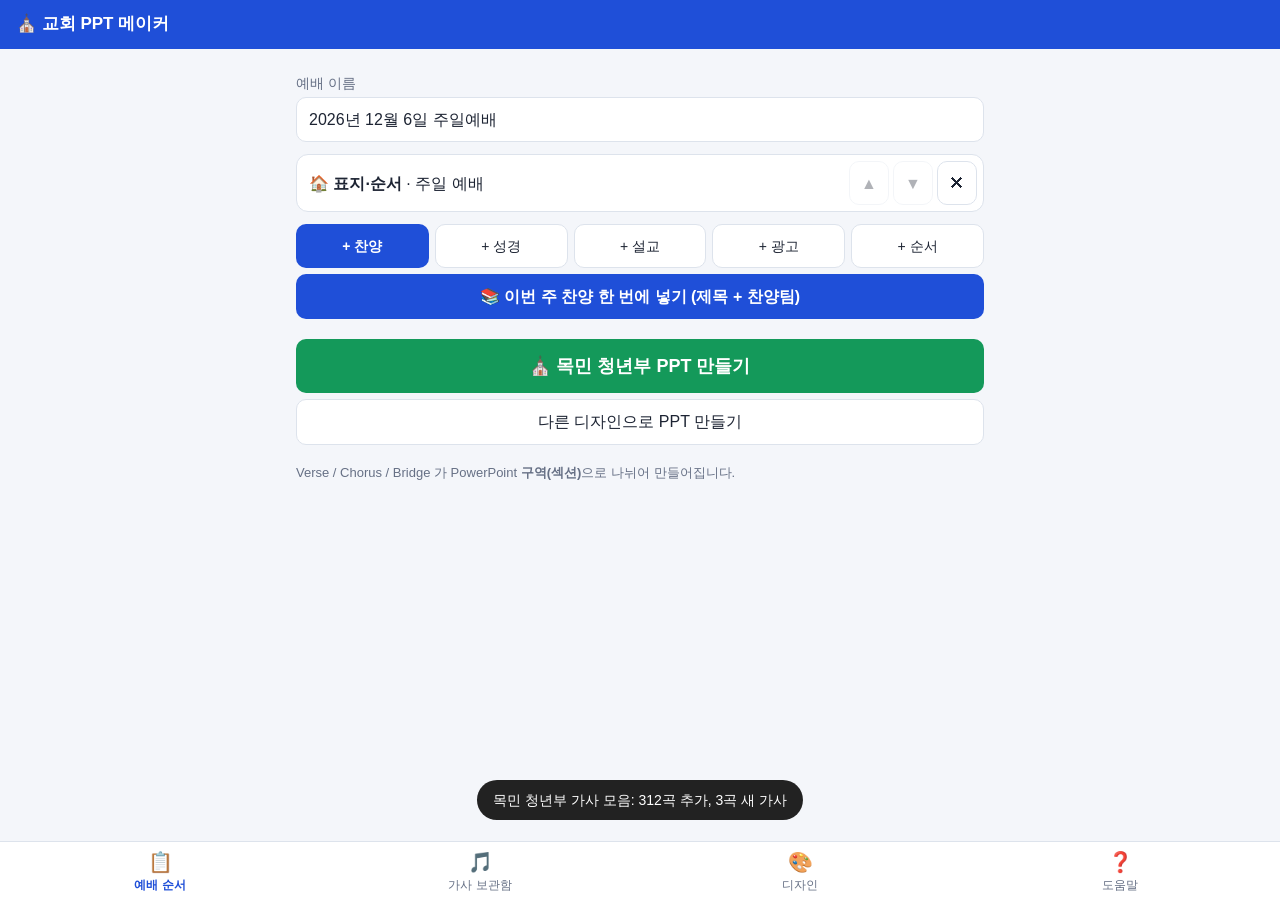
<file: church-ppt-app/index.html>
<!doctype html>
<html lang="ko">
<head>
<meta charset="utf-8">
<meta name="viewport" content="width=device-width, initial-scale=1, viewport-fit=cover">
<meta name="theme-color" content="#1F4FD8">
<meta name="apple-mobile-web-app-capable" content="yes">
<meta name="apple-mobile-web-app-title" content="교회 PPT">
<title>교회 PPT 메이커</title>
<link rel="manifest" href="manifest.webmanifest">
<link rel="icon" href="icons/icon-192.png">
<link rel="apple-touch-icon" href="icons/icon-192.png">
<link rel="stylesheet" href="app.css">
<script src="vendor/pptxgen.bundle.js" defer></script>
<script type="module" src="js/app.js"></script>
</head>
<body>
<header class="top"><b>⛪ 교회 PPT 메이커</b></header>
<main id="main"></main>
<nav>
  <button data-tab="order">📋<span>예배 순서</span></button>
  <button data-tab="library">🎵<span>가사 보관함</span></button>
  <button data-tab="design">🎨<span>디자인</span></button>
  <button data-tab="help">❓<span>도움말</span></button>
</nav>
<section id="editor"></section>
<div id="busy"><div><div class="spin"></div><p id="busyMsg"></p></div></div>
<div id="toast"></div>
<noscript>이 앱은 자바스크립트가 필요합니다.</noscript>
</body>
</html>
</file>
<file: church-ppt-app/app.css>
:root { --bg:#F4F6FA; --card:#fff; --text:#1d2433; --muted:#667085; --line:#dde3ec; --pri:#1F4FD8; --go:#14995A; }
@media (prefers-color-scheme: dark) { :root { --bg:#121418; --card:#1c2027; --text:#e9edf3; --muted:#9aa4b2; --line:#2c323c; --pri:#4C7DFF; --go:#1FB36D; } }
* { box-sizing: border-box; }
html, body { margin:0; background:var(--bg); color:var(--text); font:16px/1.45 -apple-system, "Apple SD Gothic Neo", "Malgun Gothic", "Noto Sans KR", sans-serif; }
body { padding-bottom: calc(68px + env(safe-area-inset-bottom)); }
header.top { position:sticky; top:0; z-index:5; padding:12px 16px; padding-top:calc(12px + env(safe-area-inset-top)); background:var(--pri); color:#fff; font-size:17px; }
main { max-width:720px; margin:0 auto; padding:14px 16px 24px; }
button { font:inherit; color:var(--text); background:var(--card); border:1px solid var(--line); border-radius:10px; padding:10px 12px; min-height:44px; cursor:pointer; }
button:disabled { opacity:.35; }
button.primary { background:var(--pri); color:#fff; border-color:transparent; font-weight:600; }
button.big { width:100%; font-size:18px; padding:14px; font-weight:700; margin-top:14px; }
button.go { background:var(--go); color:#fff; border:none; }
button.wide { width:100%; margin:6px 0; }
input, select, textarea { font:inherit; color:var(--text); background:var(--card); border:1px solid var(--line); border-radius:10px; padding:10px 12px; width:100%; }
textarea { min-height:220px; resize:vertical; line-height:1.55; }
input[type=color] { padding:2px; height:44px; }
input[type=checkbox] { width:22px; height:22px; vertical-align:middle; }
.field { display:block; margin:10px 0; }
.field > span { display:block; font-size:14px; color:var(--muted); margin-bottom:4px; }
.chk { display:flex; gap:10px; align-items:center; padding:10px 2px; }
.search { margin:10px 0; }
.list { display:flex; flex-direction:column; gap:8px; margin:12px 0; }
.card { display:flex; align-items:stretch; background:var(--card); border:1px solid var(--line); border-radius:12px; overflow:hidden; }
.cardMain { flex:1; text-align:left; border:none; border-radius:0; background:transparent; min-width:0; overflow:hidden; text-overflow:ellipsis; }
.cardMain small { display:block; color:var(--muted); font-size:13px; white-space:nowrap; overflow:hidden; text-overflow:ellipsis; }
.cardBtns { display:flex; gap:4px; padding:6px; align-items:center; }
.cardBtns button { min-width:40px; padding:8px; }
.addRow { display:grid; grid-template-columns:repeat(5, 1fr); gap:6px; }
.addRow button { padding:10px 4px; font-size:14px; }
.row2 { display:grid; grid-template-columns:1fr 1fr; gap:8px; }
.grid3 { display:grid; grid-template-columns:1fr 1fr; gap:6px; margin:8px 0; }
.grid3 button { font-size:14px; padding:10px 6px; }
.hint { color:var(--muted); font-size:13px; }
.empty { color:var(--muted); text-align:center; padding:24px 0; }
.info { white-space:pre-line; color:var(--go); font-size:14px; min-height:1em; }
details { background:var(--card); border:1px solid var(--line); border-radius:12px; padding:4px 12px; margin:10px 0; }
summary { padding:10px 0; font-weight:600; cursor:pointer; }
.pv { display:flex; flex-wrap:wrap; gap:8px; margin:10px 0; }
.pv canvas { border-radius:6px; box-shadow:0 1px 4px rgba(0,0,0,.3); display:block; }
.pv figure { margin:0; }
.pv figcaption { font-size:12px; color:var(--muted); text-align:center; }
.help h3 { margin:18px 0 6px; }
code { background:var(--line); border-radius:4px; padding:0 4px; }
nav { position:fixed; left:0; right:0; bottom:0; z-index:6; display:grid; grid-template-columns:repeat(4,1fr); background:var(--card); border-top:1px solid var(--line); padding-bottom:env(safe-area-inset-bottom); }
nav button { border:none; border-radius:0; background:transparent; display:flex; flex-direction:column; align-items:center; font-size:20px; padding:6px 0; min-height:58px; color:var(--muted); }
nav button span { font-size:12px; }
nav button.on { color:var(--pri); font-weight:700; }
#editor { position:fixed; inset:0; z-index:10; background:var(--bg); overflow-y:auto; transform:translateX(100%); transition:transform .2s; }
#editor.show { transform:none; }
#editor header { position:sticky; top:0; z-index:2; display:grid; grid-template-columns:auto 1fr auto; align-items:center; gap:8px; padding:8px 12px; padding-top:calc(8px + env(safe-area-inset-top)); background:var(--pri); color:#fff; }
#editor header b { text-align:center; }
#editor header button { background:rgba(255,255,255,.2); color:#fff; border:none; }
.edBody { max-width:720px; margin:0 auto; padding:10px 16px 40px; }
#busy { position:fixed; inset:0; z-index:20; background:rgba(0,0,0,.55); display:none; align-items:center; justify-content:center; }
#busy.show { display:flex; }
#busy > div { background:var(--card); color:var(--text); border-radius:14px; padding:22px; width:min(320px, 86vw); text-align:center; }
.spin { width:36px; height:36px; margin:0 auto 10px; border:4px solid var(--line); border-top-color:var(--pri); border-radius:50%; animation:sp 1s linear infinite; }
@keyframes sp { to { transform:rotate(360deg); } }
#toast { position:fixed; left:50%; bottom:calc(80px + env(safe-area-inset-bottom)); transform:translateX(-50%) translateY(20px); z-index:30; background:#222; color:#fff; padding:10px 16px; border-radius:20px; font-size:14px; max-width:90vw; opacity:0; pointer-events:none; transition:.25s; white-space:pre-line; text-align:center; }
#toast.show { opacity:1; transform:translateX(-50%); }
/* 교회 PPT 글꼴 (미리보기에서도 똑같이 보이도록) */
@font-face { font-family: "NanumSquare Neo Regular"; src: url(fonts/NanumSquareNeoTTF-bRg.woff2) format("woff2"); font-weight: 400; font-display: swap; }
@font-face { font-family: "NanumSquare Neo Regular"; src: url(fonts/NanumSquareNeoTTF-cBd.woff2) format("woff2"); font-weight: 700; font-display: swap; }
.tplBox { background:var(--card); border:2px solid var(--pri); border-radius:12px; padding:12px; margin:8px 0 14px; }
.tplBox h3 { margin:0 0 6px; }
.slideEd { background:var(--card); border:1px solid var(--line); border-radius:12px; padding:8px 12px; margin:10px 0; }
.slideEd h4 { margin:4px 0; font-size:14px; color:var(--muted); }
.slideEd textarea { min-height:0; }
.pick { position:fixed; inset:0; z-index:15; background:rgba(0,0,0,.5); display:flex; align-items:flex-end; }
.pick > div { background:var(--bg); width:100%; max-height:80vh; overflow:auto; border-radius:16px 16px 0 0; padding:12px 16px 24px; }
.card.fixed .cardMain b { color:var(--muted); }
.field { position:relative; }
.ac { display:none; position:absolute; left:0; right:0; top:100%; z-index:12; background:var(--card); border:1px solid var(--line); border-radius:10px; box-shadow:0 6px 16px rgba(0,0,0,.18); overflow:hidden; }
.ac div { padding:11px 12px; border-bottom:1px solid var(--line); }
.ac div.on { background:var(--pri); color:#fff; }
</file>
